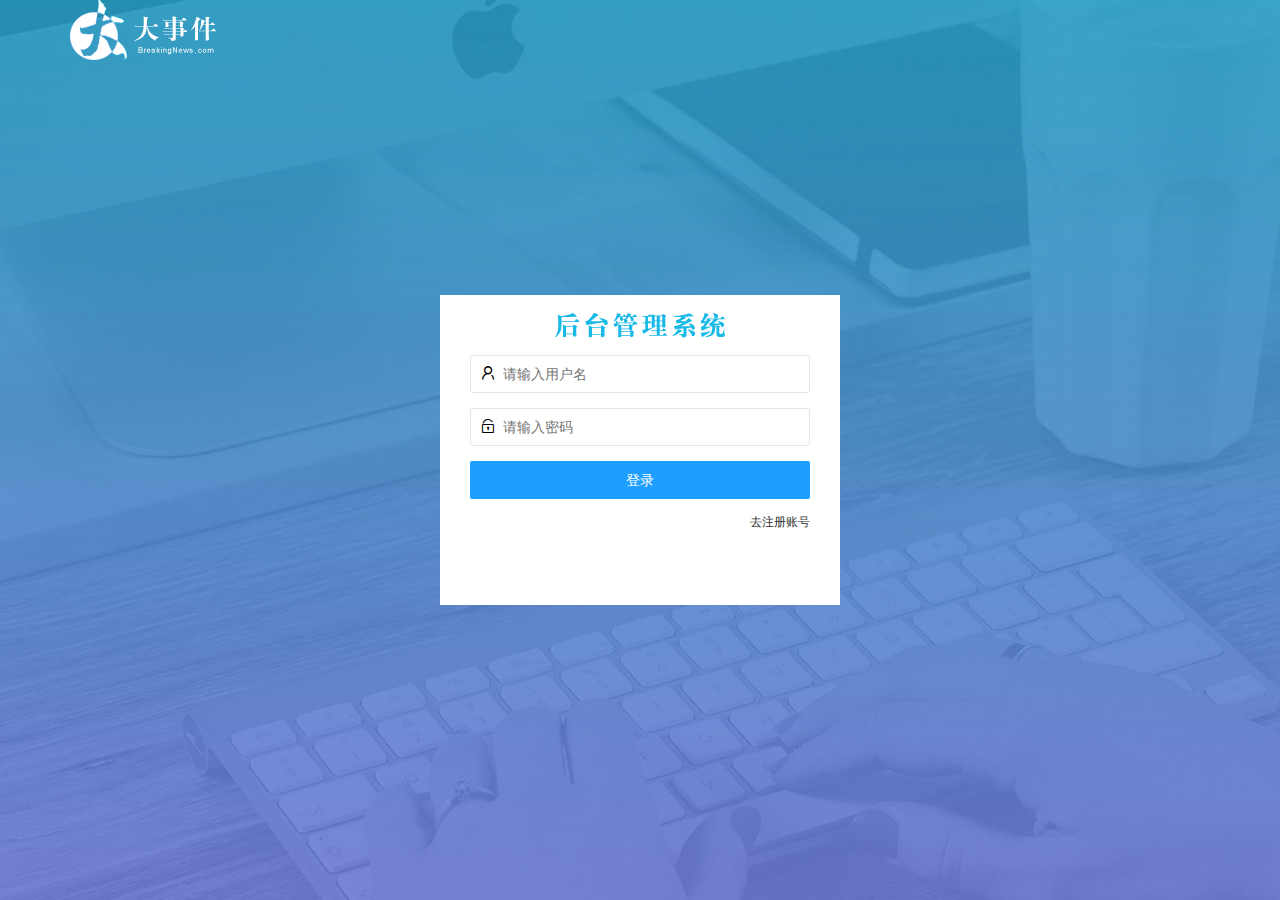
<file: login.html>
<!DOCTYPE html>
<html lang="en">

<head>
    <meta charset="UTF-8">
    <meta name="viewport" content="width=device-width, initial-scale=1.0">
    <title>大事件-登录/注册</title>
    <!-- 导入layui样式 -->
    <link rel="stylesheet" href="./assets/lib/layui/css/layui.css">
    <!-- 导入自己的样式 -->
    <link rel="stylesheet" href="./assets/css/login.css">
</head>

<body>
    <!-- 头部logo区域 -->
    <div class="layui-main">
        <img src="./assets/images/logo.png" alt="">
    </div>

    <!-- 登录注册区域 -->
    <div class="loginAndRegBox">
        <div class="title-box"></div>

        <!-- 登录的div -->
        <div class="login-box">
            <!-- 登录的表单 -->
            <form class="layui-form" id="form_login">
                <!-- 用户名 -->
                <div class="layui-form-item">
                    <i class="layui-icon layui-icon-username"></i> 
                    <input type="text" name="username" required lay-verify="required" placeholder="请输入用户名"
                        autocomplete="off" class="layui-input">
                </div>
                <!-- 密码 -->
                <div class="layui-form-item">
                    <i class="layui-icon layui-icon-password"></i> 
                    <input type="password" name="password" required lay-verify="required|pwd" placeholder="请输入密码"
                        autocomplete="off" class="layui-input">
                </div>
                <!-- 登录按钮 -->
                <div class="layui-form-item">
                    <!--注意表单提交按钮和普通按钮的区别,就是 lay-submit 属性-->
                    <button class="layui-btn layui-btn-fluid layui-btn-normal" lay-submit>登录</button>
                </div>

                <div class="layui-form-item links">
                    <a href="javascript:;" id="link_reg">去注册账号</a>
                </div>
            </form>
        </div>
        <!-- 注册的div -->
        <div class="reg-box">
            <!-- 注册的表单 -->
            <form class="layui-form" id="form_reg">
                <!-- 用户名 -->
                <div class="layui-form-item">
                    <i class="layui-icon layui-icon-username"></i> 
                    <input type="text" name="username" required lay-verify="required" placeholder="请输入用户名"
                        autocomplete="off" class="layui-input">
                </div>
                <!-- 密码 -->
                <div class="layui-form-item">
                    <i class="layui-icon layui-icon-password"></i> 
                    <input type="password" name="password" required lay-verify="required|pwd" placeholder="请输入密码"
                        autocomplete="off" class="layui-input">
                </div>
                <!-- 密码确认框 -->
                <div class="layui-form-item">
                    <i class="layui-icon layui-icon-password"></i> 
                    <input type="password" name="repassword" required lay-verify="required|pwd|repwd" placeholder="请再次输入密码"
                        autocomplete="off" class="layui-input">
                <!-- 注册按钮 -->
                <div class="layui-form-item">
                    <!--注意表单提交按钮和普通按钮的区别,就是 lay-submit 属性-->
                    <button class="layui-btn layui-btn-fluid layui-btn-normal" lay-submit>注册</button>
                </div>
                <div class="layui-form-item links">
                    <a href="javascript:;" id="link_login">去登录</a>
                </div>
            </form>

            
        </div>

    </div>

    <!-- 导入layui的js文件 -->
    <script src="./assets/lib/layui/layui.all.js"></script>
    <!-- 导入jquery -->
    <script src="./assets/lib/jquery.js"></script>
    <!-- 导入自己封装的js -->
    <script src="./assets/js/baseApi.js"></script>
    <!-- 导入自己的javascipt脚本 -->
    <script src="./assets/js/login.js"></script>
</body>

</html>
</file>
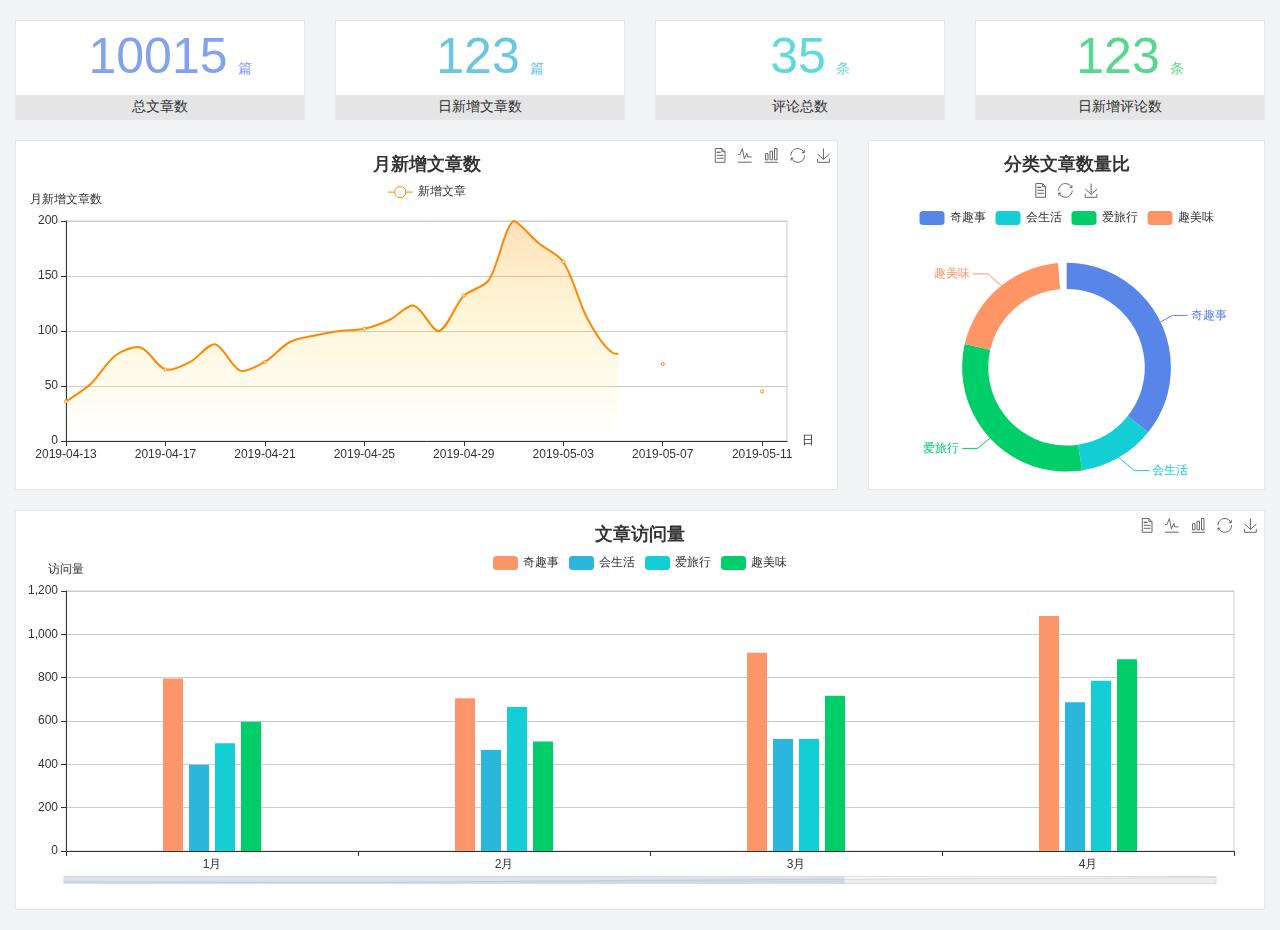
<file: home/dashboard.html>
<!DOCTYPE html>
<html lang="en">

<head>
  <meta charset="UTF-8">
  <meta name="viewport" content="width=device-width, initial-scale=1.0">
  <meta http-equiv="X-UA-Compatible" content="ie=edge">
  <title>图表统计</title>
  <link rel="stylesheet" href="../assets/lib/bootstrap.css" />
  <link rel="stylesheet" href="../assets/lib/main.css" />
  <script src="../assets/lib/jquery.js"></script>
  <script type="text/javascript" src="../assets/lib/echarts.min.js"></script>
</head>

<body>
  <div class="container-fluid">
    <div class="row spannel_list">
      <div class="col-sm-3 col-xs-6">
        <div class="spannel">
          <em>10015</em><span>篇</span>
          <b>总文章数</b>
        </div>
      </div>
      <div class="col-sm-3 col-xs-6">
        <div class="spannel scolor01">
          <em>123</em><span>篇</span>
          <b>日新增文章数</b>
        </div>
      </div>
      <div class="col-sm-3 col-xs-6">
        <div class="spannel scolor02">
          <em>35</em><span>条</span>
          <b>评论总数</b>
        </div>
      </div>
      <div class="col-sm-3 col-xs-6">
        <div class="spannel scolor03">
          <em>123</em><span>条</span>
          <b>日新增评论数</b>
        </div>
      </div>
    </div>
  </div>

  <div class="container-fluid">
    <div class="row curve-pie">
      <div class="col-lg-8 col-md-8">
        <div class="gragh_pannel" id="curve_show"></div>
      </div>
      <div class="col-lg-4 col-md-4">
        <div class="gragh_pannel" id="pie_show"></div>
      </div>
    </div>
  </div>

  <div class="container-fluid">
    <div class="column_pannel" id="column_show"></div>
  </div>

  <script>
    var oChart = echarts.init(document.getElementById('curve_show'));
    var aList_all = [
      { 'count': 36, 'date': '2019-04-13' },
      { 'count': 52, 'date': '2019-04-14' },
      { 'count': 78, 'date': '2019-04-15' },
      { 'count': 85, 'date': '2019-04-16' },
      { 'count': 65, 'date': '2019-04-17' },
      { 'count': 72, 'date': '2019-04-18' },
      { 'count': 88, 'date': '2019-04-19' },
      { 'count': 64, 'date': '2019-04-20' },
      { 'count': 72, 'date': '2019-04-21' },
      { 'count': 90, 'date': '2019-04-22' },
      { 'count': 96, 'date': '2019-04-23' },
      { 'count': 100, 'date': '2019-04-24' },
      { 'count': 102, 'date': '2019-04-25' },
      { 'count': 110, 'date': '2019-04-26' },
      { 'count': 123, 'date': '2019-04-27' },
      { 'count': 100, 'date': '2019-04-28' },
      { 'count': 132, 'date': '2019-04-29' },
      { 'count': 146, 'date': '2019-04-30' },
      { 'count': 200, 'date': '2019-05-01' },
      { 'count': 180, 'date': '2019-05-02' },
      { 'count': 163, 'date': '2019-05-03' },
      { 'count': 110, 'date': '2019-05-04' },
      { 'count': 80, 'date': '2019-05-05' },
      { 'count': 82, 'date': '2019-05-06' },
      { 'count': 70, 'date': '2019-05-07' },
      { 'count': 65, 'date': '2019-05-08' },
      { 'count': 54, 'date': '2019-05-09' },
      { 'count': 40, 'date': '2019-05-10' },
      { 'count': 45, 'date': '2019-05-11' },
      { 'count': 38, 'date': '2019-05-12' },
    ];

    let aCount = [];
    let aDate = [];

    for (var i = 0; i < aList_all.length; i++) {
      aCount.push(aList_all[i].count);
      aDate.push(aList_all[i].date);
    }

    var chartopt = {
      title: {
        text: '月新增文章数',
        left: 'center',
        top: '10'
      },
      tooltip: {
        trigger: 'axis'
      },
      legend: {
        data: ['新增文章'],
        top: '40'
      },
      toolbox: {
        show: true,
        feature: {
          mark: { show: true },
          dataView: { show: true, readOnly: false },
          magicType: { show: true, type: ['line', 'bar'] },
          restore: { show: true },
          saveAsImage: { show: true }
        }
      },
      calculable: true,
      xAxis: [
        {
          name: '日',
          type: 'category',
          boundaryGap: false,
          data: aDate
        }
      ],
      yAxis: [
        {
          name: '月新增文章数',
          type: 'value'
        }
      ],
      series: [
        {
          name: '新增文章',
          type: 'line',
          smooth: true,
          itemStyle: { normal: { areaStyle: { type: 'default' }, color: '#f80' }, lineStyle: { color: '#f80' } },
          data: aCount
        }],
      areaStyle: {
        normal: {
          color: new echarts.graphic.LinearGradient(0, 0, 0, 1, [{
            offset: 0,
            color: 'rgba(255,136,0,0.39)'
          }, {
            offset: .34,
            color: 'rgba(255,180,0,0.25)'
          }, {
            offset: 1,
            color: 'rgba(255,222,0,0.00)'
          }])

        }
      },
      grid: {
        show: true,
        x: 50,
        x2: 50,
        y: 80,
        height: 220
      }
    };

    oChart.setOption(chartopt);


    var oPie = echarts.init(document.getElementById('pie_show'));
    var oPieopt =
    {
      title: {
        top: 10,
        text: '分类文章数量比',
        x: 'center'
      },
      tooltip: {
        trigger: 'item',
        formatter: "{a} <br/>{b} : {c} ({d}%)"
      },
      color: ['#5885e8', '#13cfd5', '#00ce68', '#ff9565'],
      legend: {
        x: 'center',
        top: 65,
        data: ['奇趣事', '会生活', '爱旅行', '趣美味']
      },
      toolbox: {
        show: true,
        x: 'center',
        top: 35,
        feature: {
          mark: { show: true },
          dataView: { show: true, readOnly: false },
          magicType: {
            show: true,
            type: ['pie', 'funnel'],
            option: {
              funnel: {
                x: '25%',
                width: '50%',
                funnelAlign: 'left',
                max: 1548
              }
            }
          },
          restore: { show: true },
          saveAsImage: { show: true }
        }
      },
      calculable: true,
      series: [
        {
          name: '访问来源',
          type: 'pie',
          radius: ['45%', '60%'],
          center: ['50%', '65%'],
          data: [
            { value: 300, name: '奇趣事' },
            { value: 100, name: '会生活' },
            { value: 260, name: '爱旅行' },
            { value: 180, name: '趣美味' }
          ]
        }
      ]
    };
    oPie.setOption(oPieopt);



    var oColumn = this.echarts.init(document.getElementById('column_show'));
    var oColumnopt =
    {
      title: {
        text: '文章访问量',
        left: 'center',
        top: '10'
      },
      tooltip: {
        trigger: 'axis'
      },
      legend: {
        data: ['奇趣事', '会生活', '爱旅行', '趣美味'],
        top: '40'
      },
      toolbox: {
        show: true,
        feature: {
          mark: { show: true },
          dataView: { show: true, readOnly: false },
          magicType: { show: true, type: ['line', 'bar'] },
          restore: { show: true },
          saveAsImage: { show: true }
        }
      },
      calculable: true,
      xAxis: [
        {
          type: 'category',
          data: ['1月', '2月', '3月', '4月', '5月']
        }
      ],
      yAxis: [
        {
          name: '访问量',
          type: 'value'
        }
      ],
      series: [
        {
          name: '奇趣事',
          type: 'bar',
          barWidth: 20,
          itemStyle: {
            normal: { areaStyle: { type: 'default' }, color: '#fd956a' }
          },
          data: [800, 708, 920, 1090, 1200]
        },
        {
          name: '会生活',
          type: 'bar',
          barWidth: 20,
          itemStyle: {
            normal: { areaStyle: { type: 'default' }, color: '#2bb6db' }
          },
          data: [400, 468, 520, 690, 800]
        },
        {
          name: '爱旅行',
          type: 'bar',
          barWidth: 20,
          itemStyle: {
            normal: { areaStyle: { type: 'default' }, color: '#13cfd5' }
          },
          data: [500, 668, 520, 790, 900]
        },
        {
          name: '趣美味',
          type: 'bar',
          barWidth: 20,
          itemStyle: {
            normal: { areaStyle: { type: 'default' }, color: '#00ce68' }
          },
          data: [600, 508, 720, 890, 1000]
        }
      ],
      grid: {
        show: true,
        x: 50,
        x2: 30,
        y: 80,
        height: 260
      },
      dataZoom: [//给x轴设置滚动条
        {
          start: 0,//默认为0
          end: 100 - 1000 / 31,//默认为100
          type: 'slider',
          show: true,
          xAxisIndex: [0],
          handleSize: 0,//滑动条的 左右2个滑动条的大小
          height: 8,//组件高度
          left: 45, //左边的距离
          right: 50,//右边的距离
          bottom: 26,//右边的距离
          handleColor: '#ddd',//h滑动图标的颜色
          handleStyle: {
            borderColor: "#cacaca",
            borderWidth: "1",
            shadowBlur: 2,
            background: "#ddd",
            shadowColor: "#ddd",
          }
        }]
    };
    oColumn.setOption(oColumnopt);
  </script>
</body>

</html>
</file>
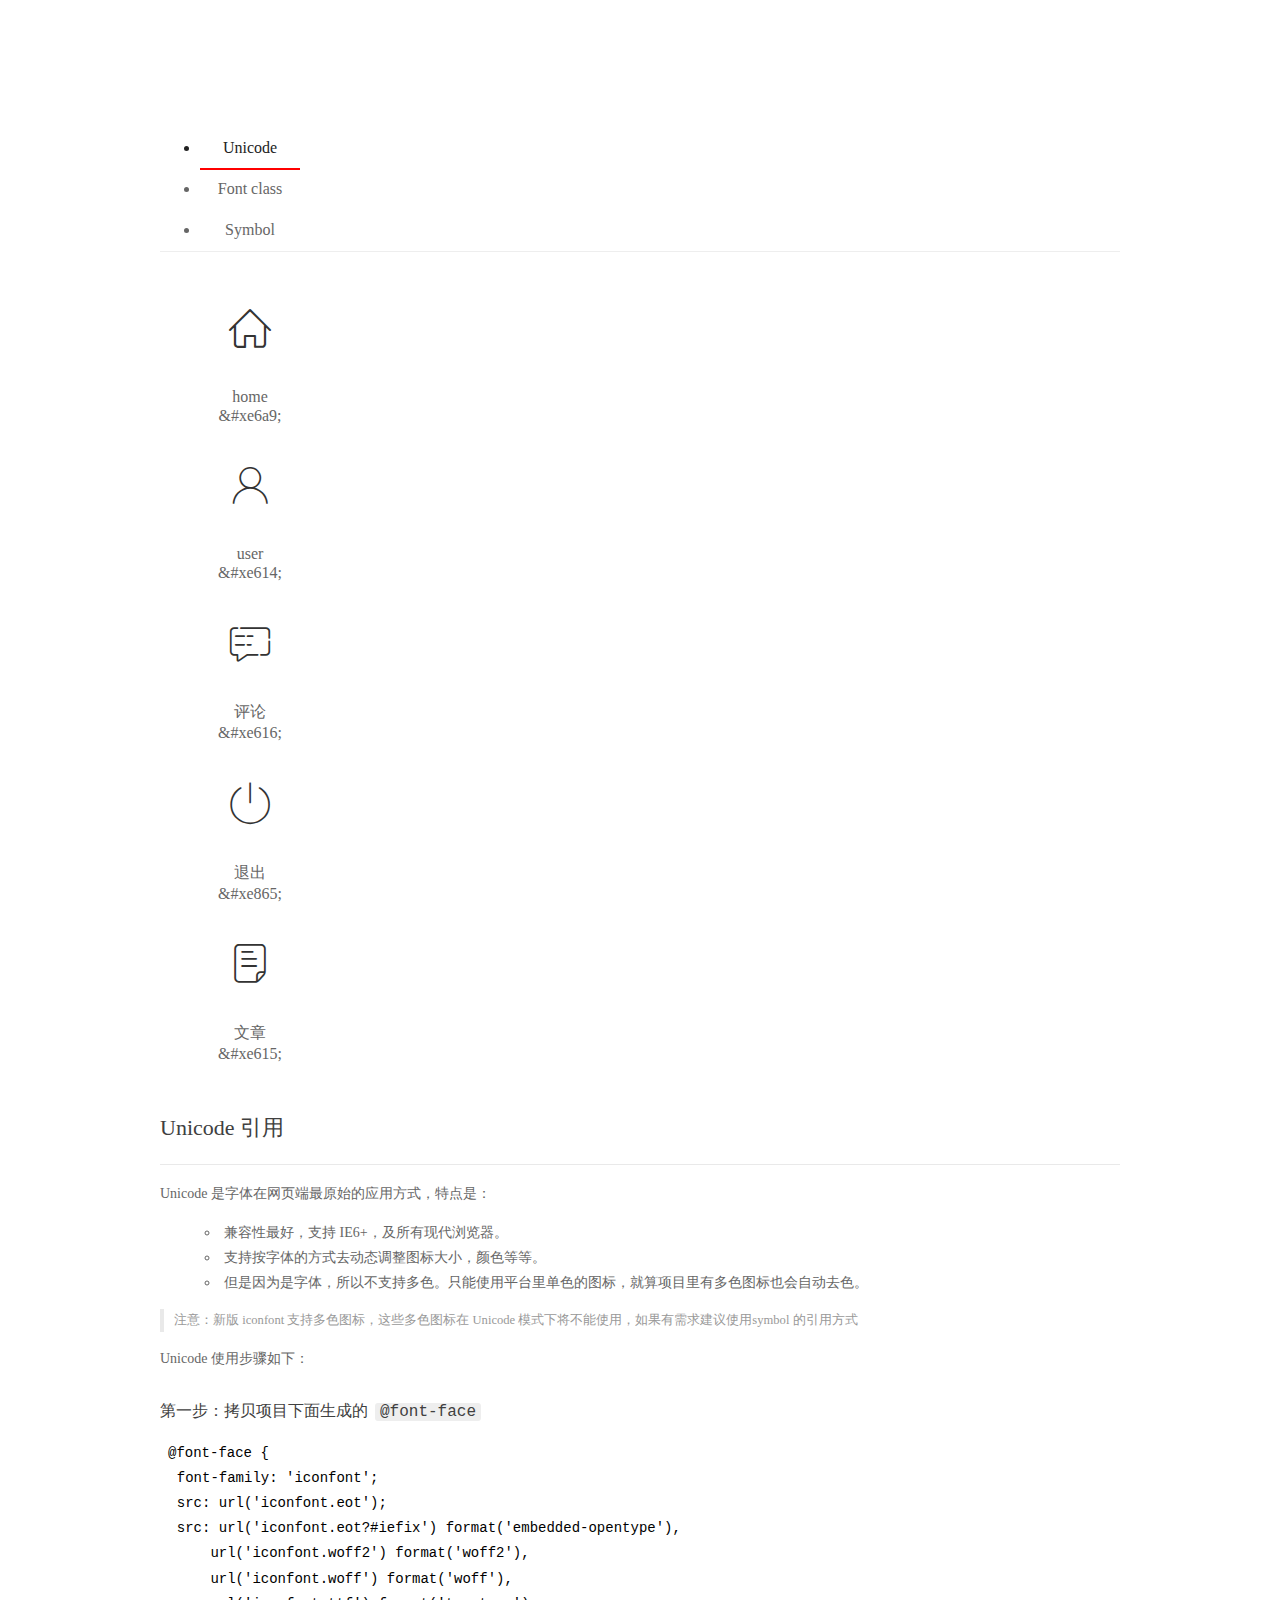
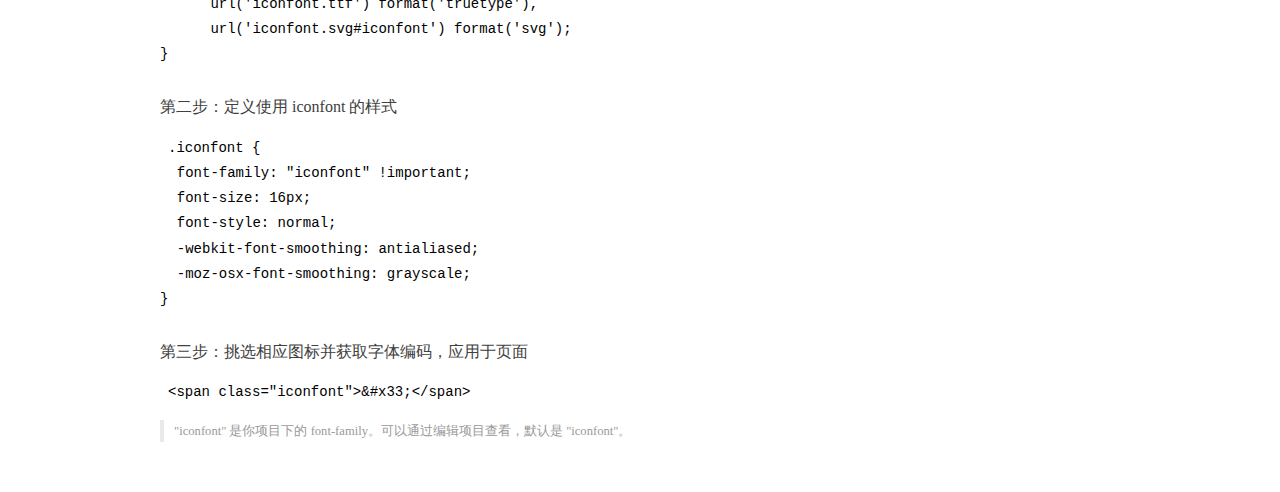
<file: assets/fonts/demo_index.html>
<!DOCTYPE html>
<html>
<head>
  <meta charset="utf-8"/>
  <title>IconFont Demo</title>
  <link rel="shortcut icon" href="https://gtms04.alicdn.com/tps/i4/TB1_oz6GVXXXXaFXpXXJDFnIXXX-64-64.ico" type="image/x-icon"/>
  <link rel="stylesheet" href="https://g.alicdn.com/thx/cube/1.3.2/cube.min.css">
  <link rel="stylesheet" href="demo.css">
  <link rel="stylesheet" href="iconfont.css">
  <script src="iconfont.js"></script>
  <!-- jQuery -->
  <script src="https://a1.alicdn.com/oss/uploads/2018/12/26/7bfddb60-08e8-11e9-9b04-53e73bb6408b.js"></script>
  <!-- 代码高亮 -->
  <script src="https://a1.alicdn.com/oss/uploads/2018/12/26/a3f714d0-08e6-11e9-8a15-ebf944d7534c.js"></script>
</head>
<body>
  <div class="main">
    <h1 class="logo"><a href="https://www.iconfont.cn/" title="iconfont 首页" target="_blank">&#xe86b;</a></h1>
    <div class="nav-tabs">
      <ul id="tabs" class="dib-box">
        <li class="dib active"><span>Unicode</span></li>
        <li class="dib"><span>Font class</span></li>
        <li class="dib"><span>Symbol</span></li>
      </ul>
      
    </div>
    <div class="tab-container">
      <div class="content unicode" style="display: block;">
          <ul class="icon_lists dib-box">
          
            <li class="dib">
              <span class="icon iconfont">&#xe6a9;</span>
                <div class="name">home</div>
                <div class="code-name">&amp;#xe6a9;</div>
              </li>
          
            <li class="dib">
              <span class="icon iconfont">&#xe614;</span>
                <div class="name">user</div>
                <div class="code-name">&amp;#xe614;</div>
              </li>
          
            <li class="dib">
              <span class="icon iconfont">&#xe616;</span>
                <div class="name">评论</div>
                <div class="code-name">&amp;#xe616;</div>
              </li>
          
            <li class="dib">
              <span class="icon iconfont">&#xe865;</span>
                <div class="name">退出</div>
                <div class="code-name">&amp;#xe865;</div>
              </li>
          
            <li class="dib">
              <span class="icon iconfont">&#xe615;</span>
                <div class="name">文章</div>
                <div class="code-name">&amp;#xe615;</div>
              </li>
          
          </ul>
          <div class="article markdown">
          <h2 id="unicode-">Unicode 引用</h2>
          <hr>

          <p>Unicode 是字体在网页端最原始的应用方式，特点是：</p>
          <ul>
            <li>兼容性最好，支持 IE6+，及所有现代浏览器。</li>
            <li>支持按字体的方式去动态调整图标大小，颜色等等。</li>
            <li>但是因为是字体，所以不支持多色。只能使用平台里单色的图标，就算项目里有多色图标也会自动去色。</li>
          </ul>
          <blockquote>
            <p>注意：新版 iconfont 支持多色图标，这些多色图标在 Unicode 模式下将不能使用，如果有需求建议使用symbol 的引用方式</p>
          </blockquote>
          <p>Unicode 使用步骤如下：</p>
          <h3 id="-font-face">第一步：拷贝项目下面生成的 <code>@font-face</code></h3>
<pre><code class="language-css"
>@font-face {
  font-family: 'iconfont';
  src: url('iconfont.eot');
  src: url('iconfont.eot?#iefix') format('embedded-opentype'),
      url('iconfont.woff2') format('woff2'),
      url('iconfont.woff') format('woff'),
      url('iconfont.ttf') format('truetype'),
      url('iconfont.svg#iconfont') format('svg');
}
</code></pre>
          <h3 id="-iconfont-">第二步：定义使用 iconfont 的样式</h3>
<pre><code class="language-css"
>.iconfont {
  font-family: "iconfont" !important;
  font-size: 16px;
  font-style: normal;
  -webkit-font-smoothing: antialiased;
  -moz-osx-font-smoothing: grayscale;
}
</code></pre>
          <h3 id="-">第三步：挑选相应图标并获取字体编码，应用于页面</h3>
<pre>
<code class="language-html"
>&lt;span class="iconfont"&gt;&amp;#x33;&lt;/span&gt;
</code></pre>
          <blockquote>
            <p>"iconfont" 是你项目下的 font-family。可以通过编辑项目查看，默认是 "iconfont"。</p>
          </blockquote>
          </div>
      </div>
      <div class="content font-class">
        <ul class="icon_lists dib-box">
          
          <li class="dib">
            <span class="icon iconfont icon-home"></span>
            <div class="name">
              home
            </div>
            <div class="code-name">.icon-home
            </div>
          </li>
          
          <li class="dib">
            <span class="icon iconfont icon-user"></span>
            <div class="name">
              user
            </div>
            <div class="code-name">.icon-user
            </div>
          </li>
          
          <li class="dib">
            <span class="icon iconfont icon-pinglun"></span>
            <div class="name">
              评论
            </div>
            <div class="code-name">.icon-pinglun
            </div>
          </li>
          
          <li class="dib">
            <span class="icon iconfont icon-tuichu"></span>
            <div class="name">
              退出
            </div>
            <div class="code-name">.icon-tuichu
            </div>
          </li>
          
          <li class="dib">
            <span class="icon iconfont icon-16"></span>
            <div class="name">
              文章
            </div>
            <div class="code-name">.icon-16
            </div>
          </li>
          
        </ul>
        <div class="article markdown">
        <h2 id="font-class-">font-class 引用</h2>
        <hr>

        <p>font-class 是 Unicode 使用方式的一种变种，主要是解决 Unicode 书写不直观，语意不明确的问题。</p>
        <p>与 Unicode 使用方式相比，具有如下特点：</p>
        <ul>
          <li>兼容性良好，支持 IE8+，及所有现代浏览器。</li>
          <li>相比于 Unicode 语意明确，书写更直观。可以很容易分辨这个 icon 是什么。</li>
          <li>因为使用 class 来定义图标，所以当要替换图标时，只需要修改 class 里面的 Unicode 引用。</li>
          <li>不过因为本质上还是使用的字体，所以多色图标还是不支持的。</li>
        </ul>
        <p>使用步骤如下：</p>
        <h3 id="-fontclass-">第一步：引入项目下面生成的 fontclass 代码：</h3>
<pre><code class="language-html">&lt;link rel="stylesheet" href="./iconfont.css"&gt;
</code></pre>
        <h3 id="-">第二步：挑选相应图标并获取类名，应用于页面：</h3>
<pre><code class="language-html">&lt;span class="iconfont icon-xxx"&gt;&lt;/span&gt;
</code></pre>
        <blockquote>
          <p>"
            iconfont" 是你项目下的 font-family。可以通过编辑项目查看，默认是 "iconfont"。</p>
        </blockquote>
      </div>
      </div>
      <div class="content symbol">
          <ul class="icon_lists dib-box">
          
            <li class="dib">
                <svg class="icon svg-icon" aria-hidden="true">
                  <use xlink:href="#icon-home"></use>
                </svg>
                <div class="name">home</div>
                <div class="code-name">#icon-home</div>
            </li>
          
            <li class="dib">
                <svg class="icon svg-icon" aria-hidden="true">
                  <use xlink:href="#icon-user"></use>
                </svg>
                <div class="name">user</div>
                <div class="code-name">#icon-user</div>
            </li>
          
            <li class="dib">
                <svg class="icon svg-icon" aria-hidden="true">
                  <use xlink:href="#icon-pinglun"></use>
                </svg>
                <div class="name">评论</div>
                <div class="code-name">#icon-pinglun</div>
            </li>
          
            <li class="dib">
                <svg class="icon svg-icon" aria-hidden="true">
                  <use xlink:href="#icon-tuichu"></use>
                </svg>
                <div class="name">退出</div>
                <div class="code-name">#icon-tuichu</div>
            </li>
          
            <li class="dib">
                <svg class="icon svg-icon" aria-hidden="true">
                  <use xlink:href="#icon-16"></use>
                </svg>
                <div class="name">文章</div>
                <div class="code-name">#icon-16</div>
            </li>
          
          </ul>
          <div class="article markdown">
          <h2 id="symbol-">Symbol 引用</h2>
          <hr>

          <p>这是一种全新的使用方式，应该说这才是未来的主流，也是平台目前推荐的用法。相关介绍可以参考这篇<a href="">文章</a>
            这种用法其实是做了一个 SVG 的集合，与另外两种相比具有如下特点：</p>
          <ul>
            <li>支持多色图标了，不再受单色限制。</li>
            <li>通过一些技巧，支持像字体那样，通过 <code>font-size</code>, <code>color</code> 来调整样式。</li>
            <li>兼容性较差，支持 IE9+，及现代浏览器。</li>
            <li>浏览器渲染 SVG 的性能一般，还不如 png。</li>
          </ul>
          <p>使用步骤如下：</p>
          <h3 id="-symbol-">第一步：引入项目下面生成的 symbol 代码：</h3>
<pre><code class="language-html">&lt;script src="./iconfont.js"&gt;&lt;/script&gt;
</code></pre>
          <h3 id="-css-">第二步：加入通用 CSS 代码（引入一次就行）：</h3>
<pre><code class="language-html">&lt;style&gt;
.icon {
  width: 1em;
  height: 1em;
  vertical-align: -0.15em;
  fill: currentColor;
  overflow: hidden;
}
&lt;/style&gt;
</code></pre>
          <h3 id="-">第三步：挑选相应图标并获取类名，应用于页面：</h3>
<pre><code class="language-html">&lt;svg class="icon" aria-hidden="true"&gt;
  &lt;use xlink:href="#icon-xxx"&gt;&lt;/use&gt;
&lt;/svg&gt;
</code></pre>
          </div>
      </div>

    </div>
  </div>
  <script>
  $(document).ready(function () {
      $('.tab-container .content:first').show()

      $('#tabs li').click(function (e) {
        var tabContent = $('.tab-container .content')
        var index = $(this).index()

        if ($(this).hasClass('active')) {
          return
        } else {
          $('#tabs li').removeClass('active')
          $(this).addClass('active')

          tabContent.hide().eq(index).fadeIn()
        }
      })
    })
  </script>
</body>
</html>
</file>
<file: assets/lib/layui/css/layui.css>
/** layui-v2.5.5 MIT License By https://www.layui.com */
 .layui-inline,img{display:inline-block;vertical-align:middle}h1,h2,h3,h4,h5,h6{font-weight:400}.layui-edge,.layui-header,.layui-inline,.layui-main{position:relative}.layui-body,.layui-edge,.layui-elip{overflow:hidden}.layui-btn,.layui-edge,.layui-inline,img{vertical-align:middle}.layui-btn,.layui-disabled,.layui-icon,.layui-unselect{-moz-user-select:none;-webkit-user-select:none;-ms-user-select:none}.layui-elip,.layui-form-checkbox span,.layui-form-pane .layui-form-label{text-overflow:ellipsis;white-space:nowrap}.layui-breadcrumb,.layui-tree-btnGroup{visibility:hidden}blockquote,body,button,dd,div,dl,dt,form,h1,h2,h3,h4,h5,h6,input,li,ol,p,pre,td,textarea,th,ul{margin:0;padding:0;-webkit-tap-highlight-color:rgba(0,0,0,0)}a:active,a:hover{outline:0}img{border:none}li{list-style:none}table{border-collapse:collapse;border-spacing:0}h4,h5,h6{font-size:100%}button,input,optgroup,option,select,textarea{font-family:inherit;font-size:inherit;font-style:inherit;font-weight:inherit;outline:0}pre{white-space:pre-wrap;white-space:-moz-pre-wrap;white-space:-pre-wrap;white-space:-o-pre-wrap;word-wrap:break-word}body{line-height:24px;font:14px Helvetica Neue,Helvetica,PingFang SC,Tahoma,Arial,sans-serif}hr{height:1px;margin:10px 0;border:0;clear:both}a{color:#333;text-decoration:none}a:hover{color:#777}a cite{font-style:normal;*cursor:pointer}.layui-border-box,.layui-border-box *{box-sizing:border-box}.layui-box,.layui-box *{box-sizing:content-box}.layui-clear{clear:both;*zoom:1}.layui-clear:after{content:'\20';clear:both;*zoom:1;display:block;height:0}.layui-inline{*display:inline;*zoom:1}.layui-edge{display:inline-block;width:0;height:0;border-width:6px;border-style:dashed;border-color:transparent}.layui-edge-top{top:-4px;border-bottom-color:#999;border-bottom-style:solid}.layui-edge-right{border-left-color:#999;border-left-style:solid}.layui-edge-bottom{top:2px;border-top-color:#999;border-top-style:solid}.layui-edge-left{border-right-color:#999;border-right-style:solid}.layui-disabled,.layui-disabled:hover{color:#d2d2d2!important;cursor:not-allowed!important}.layui-circle{border-radius:100%}.layui-show{display:block!important}.layui-hide{display:none!important}@font-face{font-family:layui-icon;src:url(../font/iconfont.eot?v=250);src:url(../font/iconfont.eot?v=250#iefix) format('embedded-opentype'),url(../font/iconfont.woff2?v=250) format('woff2'),url(../font/iconfont.woff?v=250) format('woff'),url(../font/iconfont.ttf?v=250) format('truetype'),url(../font/iconfont.svg?v=250#layui-icon) format('svg')}.layui-icon{font-family:layui-icon!important;font-size:16px;font-style:normal;-webkit-font-smoothing:antialiased;-moz-osx-font-smoothing:grayscale}.layui-icon-reply-fill:before{content:"\e611"}.layui-icon-set-fill:before{content:"\e614"}.layui-icon-menu-fill:before{content:"\e60f"}.layui-icon-search:before{content:"\e615"}.layui-icon-share:before{content:"\e641"}.layui-icon-set-sm:before{content:"\e620"}.layui-icon-engine:before{content:"\e628"}.layui-icon-close:before{content:"\1006"}.layui-icon-close-fill:before{content:"\1007"}.layui-icon-chart-screen:before{content:"\e629"}.layui-icon-star:before{content:"\e600"}.layui-icon-circle-dot:before{content:"\e617"}.layui-icon-chat:before{content:"\e606"}.layui-icon-release:before{content:"\e609"}.layui-icon-list:before{content:"\e60a"}.layui-icon-chart:before{content:"\e62c"}.layui-icon-ok-circle:before{content:"\1005"}.layui-icon-layim-theme:before{content:"\e61b"}.layui-icon-table:before{content:"\e62d"}.layui-icon-right:before{content:"\e602"}.layui-icon-left:before{content:"\e603"}.layui-icon-cart-simple:before{content:"\e698"}.layui-icon-face-cry:before{content:"\e69c"}.layui-icon-face-smile:before{content:"\e6af"}.layui-icon-survey:before{content:"\e6b2"}.layui-icon-tree:before{content:"\e62e"}.layui-icon-upload-circle:before{content:"\e62f"}.layui-icon-add-circle:before{content:"\e61f"}.layui-icon-download-circle:before{content:"\e601"}.layui-icon-templeate-1:before{content:"\e630"}.layui-icon-util:before{content:"\e631"}.layui-icon-face-surprised:before{content:"\e664"}.layui-icon-edit:before{content:"\e642"}.layui-icon-speaker:before{content:"\e645"}.layui-icon-down:before{content:"\e61a"}.layui-icon-file:before{content:"\e621"}.layui-icon-layouts:before{content:"\e632"}.layui-icon-rate-half:before{content:"\e6c9"}.layui-icon-add-circle-fine:before{content:"\e608"}.layui-icon-prev-circle:before{content:"\e633"}.layui-icon-read:before{content:"\e705"}.layui-icon-404:before{content:"\e61c"}.layui-icon-carousel:before{content:"\e634"}.layui-icon-help:before{content:"\e607"}.layui-icon-code-circle:before{content:"\e635"}.layui-icon-water:before{content:"\e636"}.layui-icon-username:before{content:"\e66f"}.layui-icon-find-fill:before{content:"\e670"}.layui-icon-about:before{content:"\e60b"}.layui-icon-location:before{content:"\e715"}.layui-icon-up:before{content:"\e619"}.layui-icon-pause:before{content:"\e651"}.layui-icon-date:before{content:"\e637"}.layui-icon-layim-uploadfile:before{content:"\e61d"}.layui-icon-delete:before{content:"\e640"}.layui-icon-play:before{content:"\e652"}.layui-icon-top:before{content:"\e604"}.layui-icon-friends:before{content:"\e612"}.layui-icon-refresh-3:before{content:"\e9aa"}.layui-icon-ok:before{content:"\e605"}.layui-icon-layer:before{content:"\e638"}.layui-icon-face-smile-fine:before{content:"\e60c"}.layui-icon-dollar:before{content:"\e659"}.layui-icon-group:before{content:"\e613"}.layui-icon-layim-download:before{content:"\e61e"}.layui-icon-picture-fine:before{content:"\e60d"}.layui-icon-link:before{content:"\e64c"}.layui-icon-diamond:before{content:"\e735"}.layui-icon-log:before{content:"\e60e"}.layui-icon-rate-solid:before{content:"\e67a"}.layui-icon-fonts-del:before{content:"\e64f"}.layui-icon-unlink:before{content:"\e64d"}.layui-icon-fonts-clear:before{content:"\e639"}.layui-icon-triangle-r:before{content:"\e623"}.layui-icon-circle:before{content:"\e63f"}.layui-icon-radio:before{content:"\e643"}.layui-icon-align-center:before{content:"\e647"}.layui-icon-align-right:before{content:"\e648"}.layui-icon-align-left:before{content:"\e649"}.layui-icon-loading-1:before{content:"\e63e"}.layui-icon-return:before{content:"\e65c"}.layui-icon-fonts-strong:before{content:"\e62b"}.layui-icon-upload:before{content:"\e67c"}.layui-icon-dialogue:before{content:"\e63a"}.layui-icon-video:before{content:"\e6ed"}.layui-icon-headset:before{content:"\e6fc"}.layui-icon-cellphone-fine:before{content:"\e63b"}.layui-icon-add-1:before{content:"\e654"}.layui-icon-face-smile-b:before{content:"\e650"}.layui-icon-fonts-html:before{content:"\e64b"}.layui-icon-form:before{content:"\e63c"}.layui-icon-cart:before{content:"\e657"}.layui-icon-camera-fill:before{content:"\e65d"}.layui-icon-tabs:before{content:"\e62a"}.layui-icon-fonts-code:before{content:"\e64e"}.layui-icon-fire:before{content:"\e756"}.layui-icon-set:before{content:"\e716"}.layui-icon-fonts-u:before{content:"\e646"}.layui-icon-triangle-d:before{content:"\e625"}.layui-icon-tips:before{content:"\e702"}.layui-icon-picture:before{content:"\e64a"}.layui-icon-more-vertical:before{content:"\e671"}.layui-icon-flag:before{content:"\e66c"}.layui-icon-loading:before{content:"\e63d"}.layui-icon-fonts-i:before{content:"\e644"}.layui-icon-refresh-1:before{content:"\e666"}.layui-icon-rmb:before{content:"\e65e"}.layui-icon-home:before{content:"\e68e"}.layui-icon-user:before{content:"\e770"}.layui-icon-notice:before{content:"\e667"}.layui-icon-login-weibo:before{content:"\e675"}.layui-icon-voice:before{content:"\e688"}.layui-icon-upload-drag:before{content:"\e681"}.layui-icon-login-qq:before{content:"\e676"}.layui-icon-snowflake:before{content:"\e6b1"}.layui-icon-file-b:before{content:"\e655"}.layui-icon-template:before{content:"\e663"}.layui-icon-auz:before{content:"\e672"}.layui-icon-console:before{content:"\e665"}.layui-icon-app:before{content:"\e653"}.layui-icon-prev:before{content:"\e65a"}.layui-icon-website:before{content:"\e7ae"}.layui-icon-next:before{content:"\e65b"}.layui-icon-component:before{content:"\e857"}.layui-icon-more:before{content:"\e65f"}.layui-icon-login-wechat:before{content:"\e677"}.layui-icon-shrink-right:before{content:"\e668"}.layui-icon-spread-left:before{content:"\e66b"}.layui-icon-camera:before{content:"\e660"}.layui-icon-note:before{content:"\e66e"}.layui-icon-refresh:before{content:"\e669"}.layui-icon-female:before{content:"\e661"}.layui-icon-male:before{content:"\e662"}.layui-icon-password:before{content:"\e673"}.layui-icon-senior:before{content:"\e674"}.layui-icon-theme:before{content:"\e66a"}.layui-icon-tread:before{content:"\e6c5"}.layui-icon-praise:before{content:"\e6c6"}.layui-icon-star-fill:before{content:"\e658"}.layui-icon-rate:before{content:"\e67b"}.layui-icon-template-1:before{content:"\e656"}.layui-icon-vercode:before{content:"\e679"}.layui-icon-cellphone:before{content:"\e678"}.layui-icon-screen-full:before{content:"\e622"}.layui-icon-screen-restore:before{content:"\e758"}.layui-icon-cols:before{content:"\e610"}.layui-icon-export:before{content:"\e67d"}.layui-icon-print:before{content:"\e66d"}.layui-icon-slider:before{content:"\e714"}.layui-icon-addition:before{content:"\e624"}.layui-icon-subtraction:before{content:"\e67e"}.layui-icon-service:before{content:"\e626"}.layui-icon-transfer:before{content:"\e691"}.layui-main{width:1140px;margin:0 auto}.layui-header{z-index:1000;height:60px}.layui-header a:hover{transition:all .5s;-webkit-transition:all .5s}.layui-side{position:fixed;left:0;top:0;bottom:0;z-index:999;width:200px;overflow-x:hidden}.layui-side-scroll{position:relative;width:220px;height:100%;overflow-x:hidden}.layui-body{position:absolute;left:200px;right:0;top:0;bottom:0;z-index:998;width:auto;overflow-y:auto;box-sizing:border-box}.layui-layout-body{overflow:hidden}.layui-layout-admin .layui-header{background-color:#23262E}.layui-layout-admin .layui-side{top:60px;width:200px;overflow-x:hidden}.layui-layout-admin .layui-body{position:fixed;top:60px;bottom:44px}.layui-layout-admin .layui-main{width:auto;margin:0 15px}.layui-layout-admin .layui-footer{position:fixed;left:200px;right:0;bottom:0;height:44px;line-height:44px;padding:0 15px;background-color:#eee}.layui-layout-admin .layui-logo{position:absolute;left:0;top:0;width:200px;height:100%;line-height:60px;text-align:center;color:#009688;font-size:16px}.layui-layout-admin .layui-header .layui-nav{background:0 0}.layui-layout-left{position:absolute!important;left:200px;top:0}.layui-layout-right{position:absolute!important;right:0;top:0}.layui-container{position:relative;margin:0 auto;padding:0 15px;box-sizing:border-box}.layui-fluid{position:relative;margin:0 auto;padding:0 15px}.layui-row:after,.layui-row:before{content:'';display:block;clear:both}.layui-col-lg1,.layui-col-lg10,.layui-col-lg11,.layui-col-lg12,.layui-col-lg2,.layui-col-lg3,.layui-col-lg4,.layui-col-lg5,.layui-col-lg6,.layui-col-lg7,.layui-col-lg8,.layui-col-lg9,.layui-col-md1,.layui-col-md10,.layui-col-md11,.layui-col-md12,.layui-col-md2,.layui-col-md3,.layui-col-md4,.layui-col-md5,.layui-col-md6,.layui-col-md7,.layui-col-md8,.layui-col-md9,.layui-col-sm1,.layui-col-sm10,.layui-col-sm11,.layui-col-sm12,.layui-col-sm2,.layui-col-sm3,.layui-col-sm4,.layui-col-sm5,.layui-col-sm6,.layui-col-sm7,.layui-col-sm8,.layui-col-sm9,.layui-col-xs1,.layui-col-xs10,.layui-col-xs11,.layui-col-xs12,.layui-col-xs2,.layui-col-xs3,.layui-col-xs4,.layui-col-xs5,.layui-col-xs6,.layui-col-xs7,.layui-col-xs8,.layui-col-xs9{position:relative;display:block;box-sizing:border-box}.layui-col-xs1,.layui-col-xs10,.layui-col-xs11,.layui-col-xs12,.layui-col-xs2,.layui-col-xs3,.layui-col-xs4,.layui-col-xs5,.layui-col-xs6,.layui-col-xs7,.layui-col-xs8,.layui-col-xs9{float:left}.layui-col-xs1{width:8.33333333%}.layui-col-xs2{width:16.66666667%}.layui-col-xs3{width:25%}.layui-col-xs4{width:33.33333333%}.layui-col-xs5{width:41.66666667%}.layui-col-xs6{width:50%}.layui-col-xs7{width:58.33333333%}.layui-col-xs8{width:66.66666667%}.layui-col-xs9{width:75%}.layui-col-xs10{width:83.33333333%}.layui-col-xs11{width:91.66666667%}.layui-col-xs12{width:100%}.layui-col-xs-offset1{margin-left:8.33333333%}.layui-col-xs-offset2{margin-left:16.66666667%}.layui-col-xs-offset3{margin-left:25%}.layui-col-xs-offset4{margin-left:33.33333333%}.layui-col-xs-offset5{margin-left:41.66666667%}.layui-col-xs-offset6{margin-left:50%}.layui-col-xs-offset7{margin-left:58.33333333%}.layui-col-xs-offset8{margin-left:66.66666667%}.layui-col-xs-offset9{margin-left:75%}.layui-col-xs-offset10{margin-left:83.33333333%}.layui-col-xs-offset11{margin-left:91.66666667%}.layui-col-xs-offset12{margin-left:100%}@media screen and (max-width:768px){.layui-hide-xs{display:none!important}.layui-show-xs-block{display:block!important}.layui-show-xs-inline{display:inline!important}.layui-show-xs-inline-block{display:inline-block!important}}@media screen and (min-width:768px){.layui-container{width:750px}.layui-hide-sm{display:none!important}.layui-show-sm-block{display:block!important}.layui-show-sm-inline{display:inline!important}.layui-show-sm-inline-block{display:inline-block!important}.layui-col-sm1,.layui-col-sm10,.layui-col-sm11,.layui-col-sm12,.layui-col-sm2,.layui-col-sm3,.layui-col-sm4,.layui-col-sm5,.layui-col-sm6,.layui-col-sm7,.layui-col-sm8,.layui-col-sm9{float:left}.layui-col-sm1{width:8.33333333%}.layui-col-sm2{width:16.66666667%}.layui-col-sm3{width:25%}.layui-col-sm4{width:33.33333333%}.layui-col-sm5{width:41.66666667%}.layui-col-sm6{width:50%}.layui-col-sm7{width:58.33333333%}.layui-col-sm8{width:66.66666667%}.layui-col-sm9{width:75%}.layui-col-sm10{width:83.33333333%}.layui-col-sm11{width:91.66666667%}.layui-col-sm12{width:100%}.layui-col-sm-offset1{margin-left:8.33333333%}.layui-col-sm-offset2{margin-left:16.66666667%}.layui-col-sm-offset3{margin-left:25%}.layui-col-sm-offset4{margin-left:33.33333333%}.layui-col-sm-offset5{margin-left:41.66666667%}.layui-col-sm-offset6{margin-left:50%}.layui-col-sm-offset7{margin-left:58.33333333%}.layui-col-sm-offset8{margin-left:66.66666667%}.layui-col-sm-offset9{margin-left:75%}.layui-col-sm-offset10{margin-left:83.33333333%}.layui-col-sm-offset11{margin-left:91.66666667%}.layui-col-sm-offset12{margin-left:100%}}@media screen and (min-width:992px){.layui-container{width:970px}.layui-hide-md{display:none!important}.layui-show-md-block{display:block!important}.layui-show-md-inline{display:inline!important}.layui-show-md-inline-block{display:inline-block!important}.layui-col-md1,.layui-col-md10,.layui-col-md11,.layui-col-md12,.layui-col-md2,.layui-col-md3,.layui-col-md4,.layui-col-md5,.layui-col-md6,.layui-col-md7,.layui-col-md8,.layui-col-md9{float:left}.layui-col-md1{width:8.33333333%}.layui-col-md2{width:16.66666667%}.layui-col-md3{width:25%}.layui-col-md4{width:33.33333333%}.layui-col-md5{width:41.66666667%}.layui-col-md6{width:50%}.layui-col-md7{width:58.33333333%}.layui-col-md8{width:66.66666667%}.layui-col-md9{width:75%}.layui-col-md10{width:83.33333333%}.layui-col-md11{width:91.66666667%}.layui-col-md12{width:100%}.layui-col-md-offset1{margin-left:8.33333333%}.layui-col-md-offset2{margin-left:16.66666667%}.layui-col-md-offset3{margin-left:25%}.layui-col-md-offset4{margin-left:33.33333333%}.layui-col-md-offset5{margin-left:41.66666667%}.layui-col-md-offset6{margin-left:50%}.layui-col-md-offset7{margin-left:58.33333333%}.layui-col-md-offset8{margin-left:66.66666667%}.layui-col-md-offset9{margin-left:75%}.layui-col-md-offset10{margin-left:83.33333333%}.layui-col-md-offset11{margin-left:91.66666667%}.layui-col-md-offset12{margin-left:100%}}@media screen and (min-width:1200px){.layui-container{width:1170px}.layui-hide-lg{display:none!important}.layui-show-lg-block{display:block!important}.layui-show-lg-inline{display:inline!important}.layui-show-lg-inline-block{display:inline-block!important}.layui-col-lg1,.layui-col-lg10,.layui-col-lg11,.layui-col-lg12,.layui-col-lg2,.layui-col-lg3,.layui-col-lg4,.layui-col-lg5,.layui-col-lg6,.layui-col-lg7,.layui-col-lg8,.layui-col-lg9{float:left}.layui-col-lg1{width:8.33333333%}.layui-col-lg2{width:16.66666667%}.layui-col-lg3{width:25%}.layui-col-lg4{width:33.33333333%}.layui-col-lg5{width:41.66666667%}.layui-col-lg6{width:50%}.layui-col-lg7{width:58.33333333%}.layui-col-lg8{width:66.66666667%}.layui-col-lg9{width:75%}.layui-col-lg10{width:83.33333333%}.layui-col-lg11{width:91.66666667%}.layui-col-lg12{width:100%}.layui-col-lg-offset1{margin-left:8.33333333%}.layui-col-lg-offset2{margin-left:16.66666667%}.layui-col-lg-offset3{margin-left:25%}.layui-col-lg-offset4{margin-left:33.33333333%}.layui-col-lg-offset5{margin-left:41.66666667%}.layui-col-lg-offset6{margin-left:50%}.layui-col-lg-offset7{margin-left:58.33333333%}.layui-col-lg-offset8{margin-left:66.66666667%}.layui-col-lg-offset9{margin-left:75%}.layui-col-lg-offset10{margin-left:83.33333333%}.layui-col-lg-offset11{margin-left:91.66666667%}.layui-col-lg-offset12{margin-left:100%}}.layui-col-space1{margin:-.5px}.layui-col-space1>*{padding:.5px}.layui-col-space3{margin:-1.5px}.layui-col-space3>*{padding:1.5px}.layui-col-space5{margin:-2.5px}.layui-col-space5>*{padding:2.5px}.layui-col-space8{margin:-3.5px}.layui-col-space8>*{padding:3.5px}.layui-col-space10{margin:-5px}.layui-col-space10>*{padding:5px}.layui-col-space12{margin:-6px}.layui-col-space12>*{padding:6px}.layui-col-space15{margin:-7.5px}.layui-col-space15>*{padding:7.5px}.layui-col-space18{margin:-9px}.layui-col-space18>*{padding:9px}.layui-col-space20{margin:-10px}.layui-col-space20>*{padding:10px}.layui-col-space22{margin:-11px}.layui-col-space22>*{padding:11px}.layui-col-space25{margin:-12.5px}.layui-col-space25>*{padding:12.5px}.layui-col-space30{margin:-15px}.layui-col-space30>*{padding:15px}.layui-btn,.layui-input,.layui-select,.layui-textarea,.layui-upload-button{outline:0;-webkit-appearance:none;transition:all .3s;-webkit-transition:all .3s;box-sizing:border-box}.layui-elem-quote{margin-bottom:10px;padding:15px;line-height:22px;border-left:5px solid #009688;border-radius:0 2px 2px 0;background-color:#f2f2f2}.layui-quote-nm{border-style:solid;border-width:1px 1px 1px 5px;background:0 0}.layui-elem-field{margin-bottom:10px;padding:0;border-width:1px;border-style:solid}.layui-elem-field legend{margin-left:20px;padding:0 10px;font-size:20px;font-weight:300}.layui-field-title{margin:10px 0 20px;border-width:1px 0 0}.layui-field-box{padding:10px 15px}.layui-field-title .layui-field-box{padding:10px 0}.layui-progress{position:relative;height:6px;border-radius:20px;background-color:#e2e2e2}.layui-progress-bar{position:absolute;left:0;top:0;width:0;max-width:100%;height:6px;border-radius:20px;text-align:right;background-color:#5FB878;transition:all .3s;-webkit-transition:all .3s}.layui-progress-big,.layui-progress-big .layui-progress-bar{height:18px;line-height:18px}.layui-progress-text{position:relative;top:-20px;line-height:18px;font-size:12px;color:#666}.layui-progress-big .layui-progress-text{position:static;padding:0 10px;color:#fff}.layui-collapse{border-width:1px;border-style:solid;border-radius:2px}.layui-colla-content,.layui-colla-item{border-top-width:1px;border-top-style:solid}.layui-colla-item:first-child{border-top:none}.layui-colla-title{position:relative;height:42px;line-height:42px;padding:0 15px 0 35px;color:#333;background-color:#f2f2f2;cursor:pointer;font-size:14px;overflow:hidden}.layui-colla-content{display:none;padding:10px 15px;line-height:22px;color:#666}.layui-colla-icon{position:absolute;left:15px;top:0;font-size:14px}.layui-card{margin-bottom:15px;border-radius:2px;background-color:#fff;box-shadow:0 1px 2px 0 rgba(0,0,0,.05)}.layui-card:last-child{margin-bottom:0}.layui-card-header{position:relative;height:42px;line-height:42px;padding:0 15px;border-bottom:1px solid #f6f6f6;color:#333;border-radius:2px 2px 0 0;font-size:14px}.layui-bg-black,.layui-bg-blue,.layui-bg-cyan,.layui-bg-green,.layui-bg-orange,.layui-bg-red{color:#fff!important}.layui-card-body{position:relative;padding:10px 15px;line-height:24px}.layui-card-body[pad15]{padding:15px}.layui-card-body[pad20]{padding:20px}.layui-card-body .layui-table{margin:5px 0}.layui-card .layui-tab{margin:0}.layui-panel-window{position:relative;padding:15px;border-radius:0;border-top:5px solid #E6E6E6;background-color:#fff}.layui-auxiliar-moving{position:fixed;left:0;right:0;top:0;bottom:0;width:100%;height:100%;background:0 0;z-index:9999999999}.layui-form-label,.layui-form-mid,.layui-form-select,.layui-input-block,.layui-input-inline,.layui-textarea{position:relative}.layui-bg-red{background-color:#FF5722!important}.layui-bg-orange{background-color:#FFB800!important}.layui-bg-green{background-color:#009688!important}.layui-bg-cyan{background-color:#2F4056!important}.layui-bg-blue{background-color:#1E9FFF!important}.layui-bg-black{background-color:#393D49!important}.layui-bg-gray{background-color:#eee!important;color:#666!important}.layui-badge-rim,.layui-colla-content,.layui-colla-item,.layui-collapse,.layui-elem-field,.layui-form-pane .layui-form-item[pane],.layui-form-pane .layui-form-label,.layui-input,.layui-layedit,.layui-layedit-tool,.layui-quote-nm,.layui-select,.layui-tab-bar,.layui-tab-card,.layui-tab-title,.layui-tab-title .layui-this:after,.layui-textarea{border-color:#e6e6e6}.layui-timeline-item:before,hr{background-color:#e6e6e6}.layui-text{line-height:22px;font-size:14px;color:#666}.layui-text h1,.layui-text h2,.layui-text h3{font-weight:500;color:#333}.layui-text h1{font-size:30px}.layui-text h2{font-size:24px}.layui-text h3{font-size:18px}.layui-text a:not(.layui-btn){color:#01AAED}.layui-text a:not(.layui-btn):hover{text-decoration:underline}.layui-text ul{padding:5px 0 5px 15px}.layui-text ul li{margin-top:5px;list-style-type:disc}.layui-text em,.layui-word-aux{color:#999!important;padding:0 5px!important}.layui-btn{display:inline-block;height:38px;line-height:38px;padding:0 18px;background-color:#009688;color:#fff;white-space:nowrap;text-align:center;font-size:14px;border:none;border-radius:2px;cursor:pointer}.layui-btn:hover{opacity:.8;filter:alpha(opacity=80);color:#fff}.layui-btn:active{opacity:1;filter:alpha(opacity=100)}.layui-btn+.layui-btn{margin-left:10px}.layui-btn-container{font-size:0}.layui-btn-container .layui-btn{margin-right:10px;margin-bottom:10px}.layui-btn-container .layui-btn+.layui-btn{margin-left:0}.layui-table .layui-btn-container .layui-btn{margin-bottom:9px}.layui-btn-radius{border-radius:100px}.layui-btn .layui-icon{margin-right:3px;font-size:18px;vertical-align:bottom;vertical-align:middle\9}.layui-btn-primary{border:1px solid #C9C9C9;background-color:#fff;color:#555}.layui-btn-primary:hover{border-color:#009688;color:#333}.layui-btn-normal{background-color:#1E9FFF}.layui-btn-warm{background-color:#FFB800}.layui-btn-danger{background-color:#FF5722}.layui-btn-checked{background-color:#5FB878}.layui-btn-disabled,.layui-btn-disabled:active,.layui-btn-disabled:hover{border:1px solid #e6e6e6;background-color:#FBFBFB;color:#C9C9C9;cursor:not-allowed;opacity:1}.layui-btn-lg{height:44px;line-height:44px;padding:0 25px;font-size:16px}.layui-btn-sm{height:30px;line-height:30px;padding:0 10px;font-size:12px}.layui-btn-sm i{font-size:16px!important}.layui-btn-xs{height:22px;line-height:22px;padding:0 5px;font-size:12px}.layui-btn-xs i{font-size:14px!important}.layui-btn-group{display:inline-block;vertical-align:middle;font-size:0}.layui-btn-group .layui-btn{margin-left:0!important;margin-right:0!important;border-left:1px solid rgba(255,255,255,.5);border-radius:0}.layui-btn-group .layui-btn-primary{border-left:none}.layui-btn-group .layui-btn-primary:hover{border-color:#C9C9C9;color:#009688}.layui-btn-group .layui-btn:first-child{border-left:none;border-radius:2px 0 0 2px}.layui-btn-group .layui-btn-primary:first-child{border-left:1px solid #c9c9c9}.layui-btn-group .layui-btn:last-child{border-radius:0 2px 2px 0}.layui-btn-group .layui-btn+.layui-btn{margin-left:0}.layui-btn-group+.layui-btn-group{margin-left:10px}.layui-btn-fluid{width:100%}.layui-input,.layui-select,.layui-textarea{height:38px;line-height:1.3;line-height:38px\9;border-width:1px;border-style:solid;background-color:#fff;border-radius:2px}.layui-input::-webkit-input-placeholder,.layui-select::-webkit-input-placeholder,.layui-textarea::-webkit-input-placeholder{line-height:1.3}.layui-input,.layui-textarea{display:block;width:100%;padding-left:10px}.layui-input:hover,.layui-textarea:hover{border-color:#D2D2D2!important}.layui-input:focus,.layui-textarea:focus{border-color:#C9C9C9!important}.layui-textarea{min-height:100px;height:auto;line-height:20px;padding:6px 10px;resize:vertical}.layui-select{padding:0 10px}.layui-form input[type=checkbox],.layui-form input[type=radio],.layui-form select{display:none}.layui-form [lay-ignore]{display:initial}.layui-form-item{margin-bottom:15px;clear:both;*zoom:1}.layui-form-item:after{content:'\20';clear:both;*zoom:1;display:block;height:0}.layui-form-label{float:left;display:block;padding:9px 15px;width:80px;font-weight:400;line-height:20px;text-align:right}.layui-form-label-col{display:block;float:none;padding:9px 0;line-height:20px;text-align:left}.layui-form-item .layui-inline{margin-bottom:5px;margin-right:10px}.layui-input-block{margin-left:110px;min-height:36px}.layui-input-inline{display:inline-block;vertical-align:middle}.layui-form-item .layui-input-inline{float:left;width:190px;margin-right:10px}.layui-form-text .layui-input-inline{width:auto}.layui-form-mid{float:left;display:block;padding:9px 0!important;line-height:20px;margin-right:10px}.layui-form-danger+.layui-form-select .layui-input,.layui-form-danger:focus{border-color:#FF5722!important}.layui-form-select .layui-input{padding-right:30px;cursor:pointer}.layui-form-select .layui-edge{position:absolute;right:10px;top:50%;margin-top:-3px;cursor:pointer;border-width:6px;border-top-color:#c2c2c2;border-top-style:solid;transition:all .3s;-webkit-transition:all .3s}.layui-form-select dl{display:none;position:absolute;left:0;top:42px;padding:5px 0;z-index:899;min-width:100%;border:1px solid #d2d2d2;max-height:300px;overflow-y:auto;background-color:#fff;border-radius:2px;box-shadow:0 2px 4px rgba(0,0,0,.12);box-sizing:border-box}.layui-form-select dl dd,.layui-form-select dl dt{padding:0 10px;line-height:36px;white-space:nowrap;overflow:hidden;text-overflow:ellipsis}.layui-form-select dl dt{font-size:12px;color:#999}.layui-form-select dl dd{cursor:pointer}.layui-form-select dl dd:hover{background-color:#f2f2f2;-webkit-transition:.5s all;transition:.5s all}.layui-form-select .layui-select-group dd{padding-left:20px}.layui-form-select dl dd.layui-select-tips{padding-left:10px!important;color:#999}.layui-form-select dl dd.layui-this{background-color:#5FB878;color:#fff}.layui-form-checkbox,.layui-form-select dl dd.layui-disabled{background-color:#fff}.layui-form-selected dl{display:block}.layui-form-checkbox,.layui-form-checkbox *,.layui-form-switch{display:inline-block;vertical-align:middle}.layui-form-selected .layui-edge{margin-top:-9px;-webkit-transform:rotate(180deg);transform:rotate(180deg);margin-top:-3px\9}:root .layui-form-selected .layui-edge{margin-top:-9px\0/IE9}.layui-form-selectup dl{top:auto;bottom:42px}.layui-select-none{margin:5px 0;text-align:center;color:#999}.layui-select-disabled .layui-disabled{border-color:#eee!important}.layui-select-disabled .layui-edge{border-top-color:#d2d2d2}.layui-form-checkbox{position:relative;height:30px;line-height:30px;margin-right:10px;padding-right:30px;cursor:pointer;font-size:0;-webkit-transition:.1s linear;transition:.1s linear;box-sizing:border-box}.layui-form-checkbox span{padding:0 10px;height:100%;font-size:14px;border-radius:2px 0 0 2px;background-color:#d2d2d2;color:#fff;overflow:hidden}.layui-form-checkbox:hover span{background-color:#c2c2c2}.layui-form-checkbox i{position:absolute;right:0;top:0;width:30px;height:28px;border:1px solid #d2d2d2;border-left:none;border-radius:0 2px 2px 0;color:#fff;font-size:20px;text-align:center}.layui-form-checkbox:hover i{border-color:#c2c2c2;color:#c2c2c2}.layui-form-checked,.layui-form-checked:hover{border-color:#5FB878}.layui-form-checked span,.layui-form-checked:hover span{background-color:#5FB878}.layui-form-checked i,.layui-form-checked:hover i{color:#5FB878}.layui-form-item .layui-form-checkbox{margin-top:4px}.layui-form-checkbox[lay-skin=primary]{height:auto!important;line-height:normal!important;min-width:18px;min-height:18px;border:none!important;margin-right:0;padding-left:28px;padding-right:0;background:0 0}.layui-form-checkbox[lay-skin=primary] span{padding-left:0;padding-right:15px;line-height:18px;background:0 0;color:#666}.layui-form-checkbox[lay-skin=primary] i{right:auto;left:0;width:16px;height:16px;line-height:16px;border:1px solid #d2d2d2;font-size:12px;border-radius:2px;background-color:#fff;-webkit-transition:.1s linear;transition:.1s linear}.layui-form-checkbox[lay-skin=primary]:hover i{border-color:#5FB878;color:#fff}.layui-form-checked[lay-skin=primary] i{border-color:#5FB878!important;background-color:#5FB878;color:#fff}.layui-checkbox-disbaled[lay-skin=primary] span{background:0 0!important;color:#c2c2c2}.layui-checkbox-disbaled[lay-skin=primary]:hover i{border-color:#d2d2d2}.layui-form-item .layui-form-checkbox[lay-skin=primary]{margin-top:10px}.layui-form-switch{position:relative;height:22px;line-height:22px;min-width:35px;padding:0 5px;margin-top:8px;border:1px solid #d2d2d2;border-radius:20px;cursor:pointer;background-color:#fff;-webkit-transition:.1s linear;transition:.1s linear}.layui-form-switch i{position:absolute;left:5px;top:3px;width:16px;height:16px;border-radius:20px;background-color:#d2d2d2;-webkit-transition:.1s linear;transition:.1s linear}.layui-form-switch em{position:relative;top:0;width:25px;margin-left:21px;padding:0!important;text-align:center!important;color:#999!important;font-style:normal!important;font-size:12px}.layui-form-onswitch{border-color:#5FB878;background-color:#5FB878}.layui-checkbox-disbaled,.layui-checkbox-disbaled i{border-color:#e2e2e2!important}.layui-form-onswitch i{left:100%;margin-left:-21px;background-color:#fff}.layui-form-onswitch em{margin-left:5px;margin-right:21px;color:#fff!important}.layui-checkbox-disbaled span{background-color:#e2e2e2!important}.layui-checkbox-disbaled:hover i{color:#fff!important}[lay-radio]{display:none}.layui-form-radio,.layui-form-radio *{display:inline-block;vertical-align:middle}.layui-form-radio{line-height:28px;margin:6px 10px 0 0;padding-right:10px;cursor:pointer;font-size:0}.layui-form-radio *{font-size:14px}.layui-form-radio>i{margin-right:8px;font-size:22px;color:#c2c2c2}.layui-form-radio>i:hover,.layui-form-radioed>i{color:#5FB878}.layui-radio-disbaled>i{color:#e2e2e2!important}.layui-form-pane .layui-form-label{width:110px;padding:8px 15px;height:38px;line-height:20px;border-width:1px;border-style:solid;border-radius:2px 0 0 2px;text-align:center;background-color:#FBFBFB;overflow:hidden;box-sizing:border-box}.layui-form-pane .layui-input-inline{margin-left:-1px}.layui-form-pane .layui-input-block{margin-left:110px;left:-1px}.layui-form-pane .layui-input{border-radius:0 2px 2px 0}.layui-form-pane .layui-form-text .layui-form-label{float:none;width:100%;border-radius:2px;box-sizing:border-box;text-align:left}.layui-form-pane .layui-form-text .layui-input-inline{display:block;margin:0;top:-1px;clear:both}.layui-form-pane .layui-form-text .layui-input-block{margin:0;left:0;top:-1px}.layui-form-pane .layui-form-text .layui-textarea{min-height:100px;border-radius:0 0 2px 2px}.layui-form-pane .layui-form-checkbox{margin:4px 0 4px 10px}.layui-form-pane .layui-form-radio,.layui-form-pane .layui-form-switch{margin-top:6px;margin-left:10px}.layui-form-pane .layui-form-item[pane]{position:relative;border-width:1px;border-style:solid}.layui-form-pane .layui-form-item[pane] .layui-form-label{position:absolute;left:0;top:0;height:100%;border-width:0 1px 0 0}.layui-form-pane .layui-form-item[pane] .layui-input-inline{margin-left:110px}@media screen and (max-width:450px){.layui-form-item .layui-form-label{text-overflow:ellipsis;overflow:hidden;white-space:nowrap}.layui-form-item .layui-inline{display:block;margin-right:0;margin-bottom:20px;clear:both}.layui-form-item .layui-inline:after{content:'\20';clear:both;display:block;height:0}.layui-form-item .layui-input-inline{display:block;float:none;left:-3px;width:auto;margin:0 0 10px 112px}.layui-form-item .layui-input-inline+.layui-form-mid{margin-left:110px;top:-5px;padding:0}.layui-form-item .layui-form-checkbox{margin-right:5px;margin-bottom:5px}}.layui-layedit{border-width:1px;border-style:solid;border-radius:2px}.layui-layedit-tool{padding:3px 5px;border-bottom-width:1px;border-bottom-style:solid;font-size:0}.layedit-tool-fixed{position:fixed;top:0;border-top:1px solid #e2e2e2}.layui-layedit-tool .layedit-tool-mid,.layui-layedit-tool .layui-icon{display:inline-block;vertical-align:middle;text-align:center;font-size:14px}.layui-layedit-tool .layui-icon{position:relative;width:32px;height:30px;line-height:30px;margin:3px 5px;color:#777;cursor:pointer;border-radius:2px}.layui-layedit-tool .layui-icon:hover{color:#393D49}.layui-layedit-tool .layui-icon:active{color:#000}.layui-layedit-tool .layedit-tool-active{background-color:#e2e2e2;color:#000}.layui-layedit-tool .layui-disabled,.layui-layedit-tool .layui-disabled:hover{color:#d2d2d2;cursor:not-allowed}.layui-layedit-tool .layedit-tool-mid{width:1px;height:18px;margin:0 10px;background-color:#d2d2d2}.layedit-tool-html{width:50px!important;font-size:30px!important}.layedit-tool-b,.layedit-tool-code,.layedit-tool-help{font-size:16px!important}.layedit-tool-d,.layedit-tool-face,.layedit-tool-image,.layedit-tool-unlink{font-size:18px!important}.layedit-tool-image input{position:absolute;font-size:0;left:0;top:0;width:100%;height:100%;opacity:.01;filter:Alpha(opacity=1);cursor:pointer}.layui-layedit-iframe iframe{display:block;width:100%}#LAY_layedit_code{overflow:hidden}.layui-laypage{display:inline-block;*display:inline;*zoom:1;vertical-align:middle;margin:10px 0;font-size:0}.layui-laypage>a:first-child,.layui-laypage>a:first-child em{border-radius:2px 0 0 2px}.layui-laypage>a:last-child,.layui-laypage>a:last-child em{border-radius:0 2px 2px 0}.layui-laypage>:first-child{margin-left:0!important}.layui-laypage>:last-child{margin-right:0!important}.layui-laypage a,.layui-laypage button,.layui-laypage input,.layui-laypage select,.layui-laypage span{border:1px solid #e2e2e2}.layui-laypage a,.layui-laypage span{display:inline-block;*display:inline;*zoom:1;vertical-align:middle;padding:0 15px;height:28px;line-height:28px;margin:0 -1px 5px 0;background-color:#fff;color:#333;font-size:12px}.layui-flow-more a *,.layui-laypage input,.layui-table-view select[lay-ignore]{display:inline-block}.layui-laypage a:hover{color:#009688}.layui-laypage em{font-style:normal}.layui-laypage .layui-laypage-spr{color:#999;font-weight:700}.layui-laypage a{text-decoration:none}.layui-laypage .layui-laypage-curr{position:relative}.layui-laypage .layui-laypage-curr em{position:relative;color:#fff}.layui-laypage .layui-laypage-curr .layui-laypage-em{position:absolute;left:-1px;top:-1px;padding:1px;width:100%;height:100%;background-color:#009688}.layui-laypage-em{border-radius:2px}.layui-laypage-next em,.layui-laypage-prev em{font-family:Sim sun;font-size:16px}.layui-laypage .layui-laypage-count,.layui-laypage .layui-laypage-limits,.layui-laypage .layui-laypage-refresh,.layui-laypage .layui-laypage-skip{margin-left:10px;margin-right:10px;padding:0;border:none}.layui-laypage .layui-laypage-limits,.layui-laypage .layui-laypage-refresh{vertical-align:top}.layui-laypage .layui-laypage-refresh i{font-size:18px;cursor:pointer}.layui-laypage select{height:22px;padding:3px;border-radius:2px;cursor:pointer}.layui-laypage .layui-laypage-skip{height:30px;line-height:30px;color:#999}.layui-laypage button,.layui-laypage input{height:30px;line-height:30px;border-radius:2px;vertical-align:top;background-color:#fff;box-sizing:border-box}.layui-laypage input{width:40px;margin:0 10px;padding:0 3px;text-align:center}.layui-laypage input:focus,.layui-laypage select:focus{border-color:#009688!important}.layui-laypage button{margin-left:10px;padding:0 10px;cursor:pointer}.layui-table,.layui-table-view{margin:10px 0}.layui-flow-more{margin:10px 0;text-align:center;color:#999;font-size:14px}.layui-flow-more a{height:32px;line-height:32px}.layui-flow-more a *{vertical-align:top}.layui-flow-more a cite{padding:0 20px;border-radius:3px;background-color:#eee;color:#333;font-style:normal}.layui-flow-more a cite:hover{opacity:.8}.layui-flow-more a i{font-size:30px;color:#737383}.layui-table{width:100%;background-color:#fff;color:#666}.layui-table tr{transition:all .3s;-webkit-transition:all .3s}.layui-table th{text-align:left;font-weight:400}.layui-table tbody tr:hover,.layui-table thead tr,.layui-table-click,.layui-table-header,.layui-table-hover,.layui-table-mend,.layui-table-patch,.layui-table-tool,.layui-table-total,.layui-table-total tr,.layui-table[lay-even] tr:nth-child(even){background-color:#f2f2f2}.layui-table td,.layui-table th,.layui-table-col-set,.layui-table-fixed-r,.layui-table-grid-down,.layui-table-header,.layui-table-page,.layui-table-tips-main,.layui-table-tool,.layui-table-total,.layui-table-view,.layui-table[lay-skin=line],.layui-table[lay-skin=row]{border-width:1px;border-style:solid;border-color:#e6e6e6}.layui-table td,.layui-table th{position:relative;padding:9px 15px;min-height:20px;line-height:20px;font-size:14px}.layui-table[lay-skin=line] td,.layui-table[lay-skin=line] th{border-width:0 0 1px}.layui-table[lay-skin=row] td,.layui-table[lay-skin=row] th{border-width:0 1px 0 0}.layui-table[lay-skin=nob] td,.layui-table[lay-skin=nob] th{border:none}.layui-table img{max-width:100px}.layui-table[lay-size=lg] td,.layui-table[lay-size=lg] th{padding:15px 30px}.layui-table-view .layui-table[lay-size=lg] .layui-table-cell{height:40px;line-height:40px}.layui-table[lay-size=sm] td,.layui-table[lay-size=sm] th{font-size:12px;padding:5px 10px}.layui-table-view .layui-table[lay-size=sm] .layui-table-cell{height:20px;line-height:20px}.layui-table[lay-data]{display:none}.layui-table-box{position:relative;overflow:hidden}.layui-table-view .layui-table{position:relative;width:auto;margin:0}.layui-table-view .layui-table[lay-skin=line]{border-width:0 1px 0 0}.layui-table-view .layui-table[lay-skin=row]{border-width:0 0 1px}.layui-table-view .layui-table td,.layui-table-view .layui-table th{padding:5px 0;border-top:none;border-left:none}.layui-table-view .layui-table th.layui-unselect .layui-table-cell span{cursor:pointer}.layui-table-view .layui-table td{cursor:default}.layui-table-view .layui-table td[data-edit=text]{cursor:text}.layui-table-view .layui-form-checkbox[lay-skin=primary] i{width:18px;height:18px}.layui-table-view .layui-form-radio{line-height:0;padding:0}.layui-table-view .layui-form-radio>i{margin:0;font-size:20px}.layui-table-init{position:absolute;left:0;top:0;width:100%;height:100%;text-align:center;z-index:110}.layui-table-init .layui-icon{position:absolute;left:50%;top:50%;margin:-15px 0 0 -15px;font-size:30px;color:#c2c2c2}.layui-table-header{border-width:0 0 1px;overflow:hidden}.layui-table-header .layui-table{margin-bottom:-1px}.layui-table-tool .layui-inline[lay-event]{position:relative;width:26px;height:26px;padding:5px;line-height:16px;margin-right:10px;text-align:center;color:#333;border:1px solid #ccc;cursor:pointer;-webkit-transition:.5s all;transition:.5s all}.layui-table-tool .layui-inline[lay-event]:hover{border:1px solid #999}.layui-table-tool-temp{padding-right:120px}.layui-table-tool-self{position:absolute;right:17px;top:10px}.layui-table-tool .layui-table-tool-self .layui-inline[lay-event]{margin:0 0 0 10px}.layui-table-tool-panel{position:absolute;top:29px;left:-1px;padding:5px 0;min-width:150px;min-height:40px;border:1px solid #d2d2d2;text-align:left;overflow-y:auto;background-color:#fff;box-shadow:0 2px 4px rgba(0,0,0,.12)}.layui-table-cell,.layui-table-tool-panel li{overflow:hidden;text-overflow:ellipsis;white-space:nowrap}.layui-table-tool-panel li{padding:0 10px;line-height:30px;-webkit-transition:.5s all;transition:.5s all}.layui-table-tool-panel li .layui-form-checkbox[lay-skin=primary]{width:100%;padding-left:28px}.layui-table-tool-panel li:hover{background-color:#f2f2f2}.layui-table-tool-panel li .layui-form-checkbox[lay-skin=primary] i{position:absolute;left:0;top:0}.layui-table-tool-panel li .layui-form-checkbox[lay-skin=primary] span{padding:0}.layui-table-tool .layui-table-tool-self .layui-table-tool-panel{left:auto;right:-1px}.layui-table-col-set{position:absolute;right:0;top:0;width:20px;height:100%;border-width:0 0 0 1px;background-color:#fff}.layui-table-sort{width:10px;height:20px;margin-left:5px;cursor:pointer!important}.layui-table-sort .layui-edge{position:absolute;left:5px;border-width:5px}.layui-table-sort .layui-table-sort-asc{top:3px;border-top:none;border-bottom-style:solid;border-bottom-color:#b2b2b2}.layui-table-sort .layui-table-sort-asc:hover{border-bottom-color:#666}.layui-table-sort .layui-table-sort-desc{bottom:5px;border-bottom:none;border-top-style:solid;border-top-color:#b2b2b2}.layui-table-sort .layui-table-sort-desc:hover{border-top-color:#666}.layui-table-sort[lay-sort=asc] .layui-table-sort-asc{border-bottom-color:#000}.layui-table-sort[lay-sort=desc] .layui-table-sort-desc{border-top-color:#000}.layui-table-cell{height:28px;line-height:28px;padding:0 15px;position:relative;box-sizing:border-box}.layui-table-cell .layui-form-checkbox[lay-skin=primary]{top:-1px;padding:0}.layui-table-cell .layui-table-link{color:#01AAED}.laytable-cell-checkbox,.laytable-cell-numbers,.laytable-cell-radio,.laytable-cell-space{padding:0;text-align:center}.layui-table-body{position:relative;overflow:auto;margin-right:-1px;margin-bottom:-1px}.layui-table-body .layui-none{line-height:26px;padding:15px;text-align:center;color:#999}.layui-table-fixed{position:absolute;left:0;top:0;z-index:101}.layui-table-fixed .layui-table-body{overflow:hidden}.layui-table-fixed-l{box-shadow:0 -1px 8px rgba(0,0,0,.08)}.layui-table-fixed-r{left:auto;right:-1px;border-width:0 0 0 1px;box-shadow:-1px 0 8px rgba(0,0,0,.08)}.layui-table-fixed-r .layui-table-header{position:relative;overflow:visible}.layui-table-mend{position:absolute;right:-49px;top:0;height:100%;width:50px}.layui-table-tool{position:relative;z-index:890;width:100%;min-height:50px;line-height:30px;padding:10px 15px;border-width:0 0 1px}.layui-table-tool .layui-btn-container{margin-bottom:-10px}.layui-table-page,.layui-table-total{border-width:1px 0 0;margin-bottom:-1px;overflow:hidden}.layui-table-page{position:relative;width:100%;padding:7px 7px 0;height:41px;font-size:12px;white-space:nowrap}.layui-table-page>div{height:26px}.layui-table-page .layui-laypage{margin:0}.layui-table-page .layui-laypage a,.layui-table-page .layui-laypage span{height:26px;line-height:26px;margin-bottom:10px;border:none;background:0 0}.layui-table-page .layui-laypage a,.layui-table-page .layui-laypage span.layui-laypage-curr{padding:0 12px}.layui-table-page .layui-laypage span{margin-left:0;padding:0}.layui-table-page .layui-laypage .layui-laypage-prev{margin-left:-7px!important}.layui-table-page .layui-laypage .layui-laypage-curr .layui-laypage-em{left:0;top:0;padding:0}.layui-table-page .layui-laypage button,.layui-table-page .layui-laypage input{height:26px;line-height:26px}.layui-table-page .layui-laypage input{width:40px}.layui-table-page .layui-laypage button{padding:0 10px}.layui-table-page select{height:18px}.layui-table-patch .layui-table-cell{padding:0;width:30px}.layui-table-edit{position:absolute;left:0;top:0;width:100%;height:100%;padding:0 14px 1px;border-radius:0;box-shadow:1px 1px 20px rgba(0,0,0,.15)}.layui-table-edit:focus{border-color:#5FB878!important}select.layui-table-edit{padding:0 0 0 10px;border-color:#C9C9C9}.layui-table-view .layui-form-checkbox,.layui-table-view .layui-form-radio,.layui-table-view .layui-form-switch{top:0;margin:0;box-sizing:content-box}.layui-table-view .layui-form-checkbox{top:-1px;height:26px;line-height:26px}.layui-table-view .layui-form-checkbox i{height:26px}.layui-table-grid .layui-table-cell{overflow:visible}.layui-table-grid-down{position:absolute;top:0;right:0;width:26px;height:100%;padding:5px 0;border-width:0 0 0 1px;text-align:center;background-color:#fff;color:#999;cursor:pointer}.layui-table-grid-down .layui-icon{position:absolute;top:50%;left:50%;margin:-8px 0 0 -8px}.layui-table-grid-down:hover{background-color:#fbfbfb}body .layui-table-tips .layui-layer-content{background:0 0;padding:0;box-shadow:0 1px 6px rgba(0,0,0,.12)}.layui-table-tips-main{margin:-44px 0 0 -1px;max-height:150px;padding:8px 15px;font-size:14px;overflow-y:scroll;background-color:#fff;color:#666}.layui-table-tips-c{position:absolute;right:-3px;top:-13px;width:20px;height:20px;padding:3px;cursor:pointer;background-color:#666;border-radius:50%;color:#fff}.layui-table-tips-c:hover{background-color:#777}.layui-table-tips-c:before{position:relative;right:-2px}.layui-upload-file{display:none!important;opacity:.01;filter:Alpha(opacity=1)}.layui-upload-drag,.layui-upload-form,.layui-upload-wrap{display:inline-block}.layui-upload-list{margin:10px 0}.layui-upload-choose{padding:0 10px;color:#999}.layui-upload-drag{position:relative;padding:30px;border:1px dashed #e2e2e2;background-color:#fff;text-align:center;cursor:pointer;color:#999}.layui-upload-drag .layui-icon{font-size:50px;color:#009688}.layui-upload-drag[lay-over]{border-color:#009688}.layui-upload-iframe{position:absolute;width:0;height:0;border:0;visibility:hidden}.layui-upload-wrap{position:relative;vertical-align:middle}.layui-upload-wrap .layui-upload-file{display:block!important;position:absolute;left:0;top:0;z-index:10;font-size:100px;width:100%;height:100%;opacity:.01;filter:Alpha(opacity=1);cursor:pointer}.layui-transfer-active,.layui-transfer-box{display:inline-block;vertical-align:middle}.layui-transfer-box,.layui-transfer-header,.layui-transfer-search{border-width:0;border-style:solid;border-color:#e6e6e6}.layui-transfer-box{position:relative;border-width:1px;width:200px;height:360px;border-radius:2px;background-color:#fff}.layui-transfer-box .layui-form-checkbox{width:100%;margin:0!important}.layui-transfer-header{height:38px;line-height:38px;padding:0 10px;border-bottom-width:1px}.layui-transfer-search{position:relative;padding:10px;border-bottom-width:1px}.layui-transfer-search .layui-input{height:32px;padding-left:30px;font-size:12px}.layui-transfer-search .layui-icon-search{position:absolute;left:20px;top:50%;margin-top:-8px;color:#666}.layui-transfer-active{margin:0 15px}.layui-transfer-active .layui-btn{display:block;margin:0;padding:0 15px;background-color:#5FB878;border-color:#5FB878;color:#fff}.layui-transfer-active .layui-btn-disabled{background-color:#FBFBFB;border-color:#e6e6e6;color:#C9C9C9}.layui-transfer-active .layui-btn:first-child{margin-bottom:15px}.layui-transfer-active .layui-btn .layui-icon{margin:0;font-size:14px!important}.layui-transfer-data{padding:5px 0;overflow:auto}.layui-transfer-data li{height:32px;line-height:32px;padding:0 10px}.layui-transfer-data li:hover{background-color:#f2f2f2;transition:.5s all}.layui-transfer-data .layui-none{padding:15px 10px;text-align:center;color:#999}.layui-nav{position:relative;padding:0 20px;background-color:#393D49;color:#fff;border-radius:2px;font-size:0;box-sizing:border-box}.layui-nav *{font-size:14px}.layui-nav .layui-nav-item{position:relative;display:inline-block;*display:inline;*zoom:1;vertical-align:middle;line-height:60px}.layui-nav .layui-nav-item a{display:block;padding:0 20px;color:#fff;color:rgba(255,255,255,.7);transition:all .3s;-webkit-transition:all .3s}.layui-nav .layui-this:after,.layui-nav-bar,.layui-nav-tree .layui-nav-itemed:after{position:absolute;left:0;top:0;width:0;height:5px;background-color:#5FB878;transition:all .2s;-webkit-transition:all .2s}.layui-nav-bar{z-index:1000}.layui-nav .layui-nav-item a:hover,.layui-nav .layui-this a{color:#fff}.layui-nav .layui-this:after{content:'';top:auto;bottom:0;width:100%}.layui-nav-img{width:30px;height:30px;margin-right:10px;border-radius:50%}.layui-nav .layui-nav-more{content:'';width:0;height:0;border-style:solid dashed dashed;border-color:#fff transparent transparent;overflow:hidden;cursor:pointer;transition:all .2s;-webkit-transition:all .2s;position:absolute;top:50%;right:3px;margin-top:-3px;border-width:6px;border-top-color:rgba(255,255,255,.7)}.layui-nav .layui-nav-mored,.layui-nav-itemed>a .layui-nav-more{margin-top:-9px;border-style:dashed dashed solid;border-color:transparent transparent #fff}.layui-nav-child{display:none;position:absolute;left:0;top:65px;min-width:100%;line-height:36px;padding:5px 0;box-shadow:0 2px 4px rgba(0,0,0,.12);border:1px solid #d2d2d2;background-color:#fff;z-index:100;border-radius:2px;white-space:nowrap}.layui-nav .layui-nav-child a{color:#333}.layui-nav .layui-nav-child a:hover{background-color:#f2f2f2;color:#000}.layui-nav-child dd{position:relative}.layui-nav .layui-nav-child dd.layui-this a,.layui-nav-child dd.layui-this{background-color:#5FB878;color:#fff}.layui-nav-child dd.layui-this:after{display:none}.layui-nav-tree{width:200px;padding:0}.layui-nav-tree .layui-nav-item{display:block;width:100%;line-height:45px}.layui-nav-tree .layui-nav-item a{position:relative;height:45px;line-height:45px;text-overflow:ellipsis;overflow:hidden;white-space:nowrap}.layui-nav-tree .layui-nav-item a:hover{background-color:#4E5465}.layui-nav-tree .layui-nav-bar{width:5px;height:0;background-color:#009688}.layui-nav-tree .layui-nav-child dd.layui-this,.layui-nav-tree .layui-nav-child dd.layui-this a,.layui-nav-tree .layui-this,.layui-nav-tree .layui-this>a,.layui-nav-tree .layui-this>a:hover{background-color:#009688;color:#fff}.layui-nav-tree .layui-this:after{display:none}.layui-nav-itemed>a,.layui-nav-tree .layui-nav-title a,.layui-nav-tree .layui-nav-title a:hover{color:#fff!important}.layui-nav-tree .layui-nav-child{position:relative;z-index:0;top:0;border:none;box-shadow:none}.layui-nav-tree .layui-nav-child a{height:40px;line-height:40px;color:#fff;color:rgba(255,255,255,.7)}.layui-nav-tree .layui-nav-child,.layui-nav-tree .layui-nav-child a:hover{background:0 0;color:#fff}.layui-nav-tree .layui-nav-more{right:10px}.layui-nav-itemed>.layui-nav-child{display:block;padding:0;background-color:rgba(0,0,0,.3)!important}.layui-nav-itemed>.layui-nav-child>.layui-this>.layui-nav-child{display:block}.layui-nav-side{position:fixed;top:0;bottom:0;left:0;overflow-x:hidden;z-index:999}.layui-bg-blue .layui-nav-bar,.layui-bg-blue .layui-nav-itemed:after,.layui-bg-blue .layui-this:after{background-color:#93D1FF}.layui-bg-blue .layui-nav-child dd.layui-this{background-color:#1E9FFF}.layui-bg-blue .layui-nav-itemed>a,.layui-nav-tree.layui-bg-blue .layui-nav-title a,.layui-nav-tree.layui-bg-blue .layui-nav-title a:hover{background-color:#007DDB!important}.layui-breadcrumb{font-size:0}.layui-breadcrumb>*{font-size:14px}.layui-breadcrumb a{color:#999!important}.layui-breadcrumb a:hover{color:#5FB878!important}.layui-breadcrumb a cite{color:#666;font-style:normal}.layui-breadcrumb span[lay-separator]{margin:0 10px;color:#999}.layui-tab{margin:10px 0;text-align:left!important}.layui-tab[overflow]>.layui-tab-title{overflow:hidden}.layui-tab-title{position:relative;left:0;height:40px;white-space:nowrap;font-size:0;border-bottom-width:1px;border-bottom-style:solid;transition:all .2s;-webkit-transition:all .2s}.layui-tab-title li{display:inline-block;*display:inline;*zoom:1;vertical-align:middle;font-size:14px;transition:all .2s;-webkit-transition:all .2s;position:relative;line-height:40px;min-width:65px;padding:0 15px;text-align:center;cursor:pointer}.layui-tab-title li a{display:block}.layui-tab-title .layui-this{color:#000}.layui-tab-title .layui-this:after{position:absolute;left:0;top:0;content:'';width:100%;height:41px;border-width:1px;border-style:solid;border-bottom-color:#fff;border-radius:2px 2px 0 0;box-sizing:border-box;pointer-events:none}.layui-tab-bar{position:absolute;right:0;top:0;z-index:10;width:30px;height:39px;line-height:39px;border-width:1px;border-style:solid;border-radius:2px;text-align:center;background-color:#fff;cursor:pointer}.layui-tab-bar .layui-icon{position:relative;display:inline-block;top:3px;transition:all .3s;-webkit-transition:all .3s}.layui-tab-item{display:none}.layui-tab-more{padding-right:30px;height:auto!important;white-space:normal!important}.layui-tab-more li.layui-this:after{border-bottom-color:#e2e2e2;border-radius:2px}.layui-tab-more .layui-tab-bar .layui-icon{top:-2px;top:3px\9;-webkit-transform:rotate(180deg);transform:rotate(180deg)}:root .layui-tab-more .layui-tab-bar .layui-icon{top:-2px\0/IE9}.layui-tab-content{padding:10px}.layui-tab-title li .layui-tab-close{position:relative;display:inline-block;width:18px;height:18px;line-height:20px;margin-left:8px;top:1px;text-align:center;font-size:14px;color:#c2c2c2;transition:all .2s;-webkit-transition:all .2s}.layui-tab-title li .layui-tab-close:hover{border-radius:2px;background-color:#FF5722;color:#fff}.layui-tab-brief>.layui-tab-title .layui-this{color:#009688}.layui-tab-brief>.layui-tab-more li.layui-this:after,.layui-tab-brief>.layui-tab-title .layui-this:after{border:none;border-radius:0;border-bottom:2px solid #5FB878}.layui-tab-brief[overflow]>.layui-tab-title .layui-this:after{top:-1px}.layui-tab-card{border-width:1px;border-style:solid;border-radius:2px;box-shadow:0 2px 5px 0 rgba(0,0,0,.1)}.layui-tab-card>.layui-tab-title{background-color:#f2f2f2}.layui-tab-card>.layui-tab-title li{margin-right:-1px;margin-left:-1px}.layui-tab-card>.layui-tab-title .layui-this{background-color:#fff}.layui-tab-card>.layui-tab-title .layui-this:after{border-top:none;border-width:1px;border-bottom-color:#fff}.layui-tab-card>.layui-tab-title .layui-tab-bar{height:40px;line-height:40px;border-radius:0;border-top:none;border-right:none}.layui-tab-card>.layui-tab-more .layui-this{background:0 0;color:#5FB878}.layui-tab-card>.layui-tab-more .layui-this:after{border:none}.layui-timeline{padding-left:5px}.layui-timeline-item{position:relative;padding-bottom:20px}.layui-timeline-axis{position:absolute;left:-5px;top:0;z-index:10;width:20px;height:20px;line-height:20px;background-color:#fff;color:#5FB878;border-radius:50%;text-align:center;cursor:pointer}.layui-timeline-axis:hover{color:#FF5722}.layui-timeline-item:before{content:'';position:absolute;left:5px;top:0;z-index:0;width:1px;height:100%}.layui-timeline-item:last-child:before{display:none}.layui-timeline-item:first-child:before{display:block}.layui-timeline-content{padding-left:25px}.layui-timeline-title{position:relative;margin-bottom:10px}.layui-badge,.layui-badge-dot,.layui-badge-rim{position:relative;display:inline-block;padding:0 6px;font-size:12px;text-align:center;background-color:#FF5722;color:#fff;border-radius:2px}.layui-badge{height:18px;line-height:18px}.layui-badge-dot{width:8px;height:8px;padding:0;border-radius:50%}.layui-badge-rim{height:18px;line-height:18px;border-width:1px;border-style:solid;background-color:#fff;color:#666}.layui-btn .layui-badge,.layui-btn .layui-badge-dot{margin-left:5px}.layui-nav .layui-badge,.layui-nav .layui-badge-dot{position:absolute;top:50%;margin:-8px 6px 0}.layui-tab-title .layui-badge,.layui-tab-title .layui-badge-dot{left:5px;top:-2px}.layui-carousel{position:relative;left:0;top:0;background-color:#f8f8f8}.layui-carousel>[carousel-item]{position:relative;width:100%;height:100%;overflow:hidden}.layui-carousel>[carousel-item]:before{position:absolute;content:'\e63d';left:50%;top:50%;width:100px;line-height:20px;margin:-10px 0 0 -50px;text-align:center;color:#c2c2c2;font-family:layui-icon!important;font-size:30px;font-style:normal;-webkit-font-smoothing:antialiased;-moz-osx-font-smoothing:grayscale}.layui-carousel>[carousel-item]>*{display:none;position:absolute;left:0;top:0;width:100%;height:100%;background-color:#f8f8f8;transition-duration:.3s;-webkit-transition-duration:.3s}.layui-carousel-updown>*{-webkit-transition:.3s ease-in-out up;transition:.3s ease-in-out up}.layui-carousel-arrow{display:none\9;opacity:0;position:absolute;left:10px;top:50%;margin-top:-18px;width:36px;height:36px;line-height:36px;text-align:center;font-size:20px;border:0;border-radius:50%;background-color:rgba(0,0,0,.2);color:#fff;-webkit-transition-duration:.3s;transition-duration:.3s;cursor:pointer}.layui-carousel-arrow[lay-type=add]{left:auto!important;right:10px}.layui-carousel:hover .layui-carousel-arrow[lay-type=add],.layui-carousel[lay-arrow=always] .layui-carousel-arrow[lay-type=add]{right:20px}.layui-carousel[lay-arrow=always] .layui-carousel-arrow{opacity:1;left:20px}.layui-carousel[lay-arrow=none] .layui-carousel-arrow{display:none}.layui-carousel-arrow:hover,.layui-carousel-ind ul:hover{background-color:rgba(0,0,0,.35)}.layui-carousel:hover .layui-carousel-arrow{display:block\9;opacity:1;left:20px}.layui-carousel-ind{position:relative;top:-35px;width:100%;line-height:0!important;text-align:center;font-size:0}.layui-carousel[lay-indicator=outside]{margin-bottom:30px}.layui-carousel[lay-indicator=outside] .layui-carousel-ind{top:10px}.layui-carousel[lay-indicator=outside] .layui-carousel-ind ul{background-color:rgba(0,0,0,.5)}.layui-carousel[lay-indicator=none] .layui-carousel-ind{display:none}.layui-carousel-ind ul{display:inline-block;padding:5px;background-color:rgba(0,0,0,.2);border-radius:10px;-webkit-transition-duration:.3s;transition-duration:.3s}.layui-carousel-ind li{display:inline-block;width:10px;height:10px;margin:0 3px;font-size:14px;background-color:#e2e2e2;background-color:rgba(255,255,255,.5);border-radius:50%;cursor:pointer;-webkit-transition-duration:.3s;transition-duration:.3s}.layui-carousel-ind li:hover{background-color:rgba(255,255,255,.7)}.layui-carousel-ind li.layui-this{background-color:#fff}.layui-carousel>[carousel-item]>.layui-carousel-next,.layui-carousel>[carousel-item]>.layui-carousel-prev,.layui-carousel>[carousel-item]>.layui-this{display:block}.layui-carousel>[carousel-item]>.layui-this{left:0}.layui-carousel>[carousel-item]>.layui-carousel-prev{left:-100%}.layui-carousel>[carousel-item]>.layui-carousel-next{left:100%}.layui-carousel>[carousel-item]>.layui-carousel-next.layui-carousel-left,.layui-carousel>[carousel-item]>.layui-carousel-prev.layui-carousel-right{left:0}.layui-carousel>[carousel-item]>.layui-this.layui-carousel-left{left:-100%}.layui-carousel>[carousel-item]>.layui-this.layui-carousel-right{left:100%}.layui-carousel[lay-anim=updown] .layui-carousel-arrow{left:50%!important;top:20px;margin:0 0 0 -18px}.layui-carousel[lay-anim=updown]>[carousel-item]>*,.layui-carousel[lay-anim=fade]>[carousel-item]>*{left:0!important}.layui-carousel[lay-anim=updown] .layui-carousel-arrow[lay-type=add]{top:auto!important;bottom:20px}.layui-carousel[lay-anim=updown] .layui-carousel-ind{position:absolute;top:50%;right:20px;width:auto;height:auto}.layui-carousel[lay-anim=updown] .layui-carousel-ind ul{padding:3px 5px}.layui-carousel[lay-anim=updown] .layui-carousel-ind li{display:block;margin:6px 0}.layui-carousel[lay-anim=updown]>[carousel-item]>.layui-this{top:0}.layui-carousel[lay-anim=updown]>[carousel-item]>.layui-carousel-prev{top:-100%}.layui-carousel[lay-anim=updown]>[carousel-item]>.layui-carousel-next{top:100%}.layui-carousel[lay-anim=updown]>[carousel-item]>.layui-carousel-next.layui-carousel-left,.layui-carousel[lay-anim=updown]>[carousel-item]>.layui-carousel-prev.layui-carousel-right{top:0}.layui-carousel[lay-anim=updown]>[carousel-item]>.layui-this.layui-carousel-left{top:-100%}.layui-carousel[lay-anim=updown]>[carousel-item]>.layui-this.layui-carousel-right{top:100%}.layui-carousel[lay-anim=fade]>[carousel-item]>.layui-carousel-next,.layui-carousel[lay-anim=fade]>[carousel-item]>.layui-carousel-prev{opacity:0}.layui-carousel[lay-anim=fade]>[carousel-item]>.layui-carousel-next.layui-carousel-left,.layui-carousel[lay-anim=fade]>[carousel-item]>.layui-carousel-prev.layui-carousel-right{opacity:1}.layui-carousel[lay-anim=fade]>[carousel-item]>.layui-this.layui-carousel-left,.layui-carousel[lay-anim=fade]>[carousel-item]>.layui-this.layui-carousel-right{opacity:0}.layui-fixbar{position:fixed;right:15px;bottom:15px;z-index:999999}.layui-fixbar li{width:50px;height:50px;line-height:50px;margin-bottom:1px;text-align:center;cursor:pointer;font-size:30px;background-color:#9F9F9F;color:#fff;border-radius:2px;opacity:.95}.layui-fixbar li:hover{opacity:.85}.layui-fixbar li:active{opacity:1}.layui-fixbar .layui-fixbar-top{display:none;font-size:40px}body .layui-util-face{border:none;background:0 0}body .layui-util-face .layui-layer-content{padding:0;background-color:#fff;color:#666;box-shadow:none}.layui-util-face .layui-layer-TipsG{display:none}.layui-util-face ul{position:relative;width:372px;padding:10px;border:1px solid #D9D9D9;background-color:#fff;box-shadow:0 0 20px rgba(0,0,0,.2)}.layui-util-face ul li{cursor:pointer;float:left;border:1px solid #e8e8e8;height:22px;width:26px;overflow:hidden;margin:-1px 0 0 -1px;padding:4px 2px;text-align:center}.layui-util-face ul li:hover{position:relative;z-index:2;border:1px solid #eb7350;background:#fff9ec}.layui-code{position:relative;margin:10px 0;padding:15px;line-height:20px;border:1px solid #ddd;border-left-width:6px;background-color:#F2F2F2;color:#333;font-family:Courier New;font-size:12px}.layui-rate,.layui-rate *{display:inline-block;vertical-align:middle}.layui-rate{padding:10px 5px 10px 0;font-size:0}.layui-rate li i.layui-icon{font-size:20px;color:#FFB800;margin-right:5px;transition:all .3s;-webkit-transition:all .3s}.layui-rate li i:hover{cursor:pointer;transform:scale(1.12);-webkit-transform:scale(1.12)}.layui-rate[readonly] li i:hover{cursor:default;transform:scale(1)}.layui-colorpicker{width:26px;height:26px;border:1px solid #e6e6e6;padding:5px;border-radius:2px;line-height:24px;display:inline-block;cursor:pointer;transition:all .3s;-webkit-transition:all .3s}.layui-colorpicker:hover{border-color:#d2d2d2}.layui-colorpicker.layui-colorpicker-lg{width:34px;height:34px;line-height:32px}.layui-colorpicker.layui-colorpicker-sm{width:24px;height:24px;line-height:22px}.layui-colorpicker.layui-colorpicker-xs{width:22px;height:22px;line-height:20px}.layui-colorpicker-trigger-bgcolor{display:block;background:url([data-uri]);border-radius:2px}.layui-colorpicker-trigger-span{display:block;height:100%;box-sizing:border-box;border:1px solid rgba(0,0,0,.15);border-radius:2px;text-align:center}.layui-colorpicker-trigger-i{display:inline-block;color:#FFF;font-size:12px}.layui-colorpicker-trigger-i.layui-icon-close{color:#999}.layui-colorpicker-main{position:absolute;z-index:66666666;width:280px;padding:7px;background:#FFF;border:1px solid #d2d2d2;border-radius:2px;box-shadow:0 2px 4px rgba(0,0,0,.12)}.layui-colorpicker-main-wrapper{height:180px;position:relative}.layui-colorpicker-basis{width:260px;height:100%;position:relative}.layui-colorpicker-basis-white{width:100%;height:100%;position:absolute;top:0;left:0;background:linear-gradient(90deg,#FFF,hsla(0,0%,100%,0))}.layui-colorpicker-basis-black{width:100%;height:100%;position:absolute;top:0;left:0;background:linear-gradient(0deg,#000,transparent)}.layui-colorpicker-basis-cursor{width:10px;height:10px;border:1px solid #FFF;border-radius:50%;position:absolute;top:-3px;right:-3px;cursor:pointer}.layui-colorpicker-side{position:absolute;top:0;right:0;width:12px;height:100%;background:linear-gradient(red,#FF0,#0F0,#0FF,#00F,#F0F,red)}.layui-colorpicker-side-slider{width:100%;height:5px;box-shadow:0 0 1px #888;box-sizing:border-box;background:#FFF;border-radius:1px;border:1px solid #f0f0f0;cursor:pointer;position:absolute;left:0}.layui-colorpicker-main-alpha{display:none;height:12px;margin-top:7px;background:url([data-uri])}.layui-colorpicker-alpha-bgcolor{height:100%;position:relative}.layui-colorpicker-alpha-slider{width:5px;height:100%;box-shadow:0 0 1px #888;box-sizing:border-box;background:#FFF;border-radius:1px;border:1px solid #f0f0f0;cursor:pointer;position:absolute;top:0}.layui-colorpicker-main-pre{padding-top:7px;font-size:0}.layui-colorpicker-pre{width:20px;height:20px;border-radius:2px;display:inline-block;margin-left:6px;margin-bottom:7px;cursor:pointer}.layui-colorpicker-pre:nth-child(11n+1){margin-left:0}.layui-colorpicker-pre-isalpha{background:url([data-uri])}.layui-colorpicker-pre.layui-this{box-shadow:0 0 3px 2px rgba(0,0,0,.15)}.layui-colorpicker-pre>div{height:100%;border-radius:2px}.layui-colorpicker-main-input{text-align:right;padding-top:7px}.layui-colorpicker-main-input .layui-btn-container .layui-btn{margin:0 0 0 10px}.layui-colorpicker-main-input div.layui-inline{float:left;margin-right:10px;font-size:14px}.layui-colorpicker-main-input input.layui-input{width:150px;height:30px;color:#666}.layui-slider{height:4px;background:#e2e2e2;border-radius:3px;position:relative;cursor:pointer}.layui-slider-bar{border-radius:3px;position:absolute;height:100%}.layui-slider-step{position:absolute;top:0;width:4px;height:4px;border-radius:50%;background:#FFF;-webkit-transform:translateX(-50%);transform:translateX(-50%)}.layui-slider-wrap{width:36px;height:36px;position:absolute;top:-16px;-webkit-transform:translateX(-50%);transform:translateX(-50%);z-index:10;text-align:center}.layui-slider-wrap-btn{width:12px;height:12px;border-radius:50%;background:#FFF;display:inline-block;vertical-align:middle;cursor:pointer;transition:.3s}.layui-slider-wrap:after{content:"";height:100%;display:inline-block;vertical-align:middle}.layui-slider-wrap-btn.layui-slider-hover,.layui-slider-wrap-btn:hover{transform:scale(1.2)}.layui-slider-wrap-btn.layui-disabled:hover{transform:scale(1)!important}.layui-slider-tips{position:absolute;top:-42px;z-index:66666666;white-space:nowrap;display:none;-webkit-transform:translateX(-50%);transform:translateX(-50%);color:#FFF;background:#000;border-radius:3px;height:25px;line-height:25px;padding:0 10px}.layui-slider-tips:after{content:'';position:absolute;bottom:-12px;left:50%;margin-left:-6px;width:0;height:0;border-width:6px;border-style:solid;border-color:#000 transparent transparent}.layui-slider-input{width:70px;height:32px;border:1px solid #e6e6e6;border-radius:3px;font-size:16px;line-height:32px;position:absolute;right:0;top:-15px}.layui-slider-input-btn{display:none;position:absolute;top:0;right:0;width:20px;height:100%;border-left:1px solid #d2d2d2}.layui-slider-input-btn i{cursor:pointer;position:absolute;right:0;bottom:0;width:20px;height:50%;font-size:12px;line-height:16px;text-align:center;color:#999}.layui-slider-input-btn i:first-child{top:0;border-bottom:1px solid #d2d2d2}.layui-slider-input-txt{height:100%;font-size:14px}.layui-slider-input-txt input{height:100%;border:none}.layui-slider-input-btn i:hover{color:#009688}.layui-slider-vertical{width:4px;margin-left:34px}.layui-slider-vertical .layui-slider-bar{width:4px}.layui-slider-vertical .layui-slider-step{top:auto;left:0;-webkit-transform:translateY(50%);transform:translateY(50%)}.layui-slider-vertical .layui-slider-wrap{top:auto;left:-16px;-webkit-transform:translateY(50%);transform:translateY(50%)}.layui-slider-vertical .layui-slider-tips{top:auto;left:2px}@media \0screen{.layui-slider-wrap-btn{margin-left:-20px}.layui-slider-vertical .layui-slider-wrap-btn{margin-left:0;margin-bottom:-20px}.layui-slider-vertical .layui-slider-tips{margin-left:-8px}.layui-slider>span{margin-left:8px}}.layui-tree{line-height:22px}.layui-tree .layui-form-checkbox{margin:0!important}.layui-tree-set{width:100%;position:relative}.layui-tree-pack{display:none;padding-left:20px;position:relative}.layui-tree-iconClick,.layui-tree-main{display:inline-block;vertical-align:middle}.layui-tree-line .layui-tree-pack{padding-left:27px}.layui-tree-line .layui-tree-set .layui-tree-set:after{content:'';position:absolute;top:14px;left:-9px;width:17px;height:0;border-top:1px dotted #c0c4cc}.layui-tree-entry{position:relative;padding:3px 0;height:20px;white-space:nowrap}.layui-tree-entry:hover{background-color:#eee}.layui-tree-line .layui-tree-entry:hover{background-color:rgba(0,0,0,0)}.layui-tree-line .layui-tree-entry:hover .layui-tree-txt{color:#999;text-decoration:underline;transition:.3s}.layui-tree-main{cursor:pointer;padding-right:10px}.layui-tree-line .layui-tree-set:before{content:'';position:absolute;top:0;left:-9px;width:0;height:100%;border-left:1px dotted #c0c4cc}.layui-tree-line .layui-tree-set.layui-tree-setLineShort:before{height:13px}.layui-tree-line .layui-tree-set.layui-tree-setHide:before{height:0}.layui-tree-iconClick{position:relative;height:20px;line-height:20px;margin:0 10px;color:#c0c4cc}.layui-tree-icon{height:12px;line-height:12px;width:12px;text-align:center;border:1px solid #c0c4cc}.layui-tree-iconClick .layui-icon{font-size:18px}.layui-tree-icon .layui-icon{font-size:12px;color:#666}.layui-tree-iconArrow{padding:0 5px}.layui-tree-iconArrow:after{content:'';position:absolute;left:4px;top:3px;z-index:100;width:0;height:0;border-width:5px;border-style:solid;border-color:transparent transparent transparent #c0c4cc;transition:.5s}.layui-tree-btnGroup,.layui-tree-editInput{position:relative;vertical-align:middle;display:inline-block}.layui-tree-spread>.layui-tree-entry>.layui-tree-iconClick>.layui-tree-iconArrow:after{transform:rotate(90deg) translate(3px,4px)}.layui-tree-txt{display:inline-block;vertical-align:middle;color:#555}.layui-tree-search{margin-bottom:15px;color:#666}.layui-tree-btnGroup .layui-icon{display:inline-block;vertical-align:middle;padding:0 2px;cursor:pointer}.layui-tree-btnGroup .layui-icon:hover{color:#999;transition:.3s}.layui-tree-entry:hover .layui-tree-btnGroup{visibility:visible}.layui-tree-editInput{height:20px;line-height:20px;padding:0 3px;border:none;background-color:rgba(0,0,0,.05)}.layui-tree-emptyText{text-align:center;color:#999}.layui-anim{-webkit-animation-duration:.3s;animation-duration:.3s;-webkit-animation-fill-mode:both;animation-fill-mode:both}.layui-anim.layui-icon{display:inline-block}.layui-anim-loop{-webkit-animation-iteration-count:infinite;animation-iteration-count:infinite}.layui-trans,.layui-trans a{transition:all .3s;-webkit-transition:all .3s}@-webkit-keyframes layui-rotate{from{-webkit-transform:rotate(0)}to{-webkit-transform:rotate(360deg)}}@keyframes layui-rotate{from{transform:rotate(0)}to{transform:rotate(360deg)}}.layui-anim-rotate{-webkit-animation-name:layui-rotate;animation-name:layui-rotate;-webkit-animation-duration:1s;animation-duration:1s;-webkit-animation-timing-function:linear;animation-timing-function:linear}@-webkit-keyframes layui-up{from{-webkit-transform:translate3d(0,100%,0);opacity:.3}to{-webkit-transform:translate3d(0,0,0);opacity:1}}@keyframes layui-up{from{transform:translate3d(0,100%,0);opacity:.3}to{transform:translate3d(0,0,0);opacity:1}}.layui-anim-up{-webkit-animation-name:layui-up;animation-name:layui-up}@-webkit-keyframes layui-upbit{from{-webkit-transform:translate3d(0,30px,0);opacity:.3}to{-webkit-transform:translate3d(0,0,0);opacity:1}}@keyframes layui-upbit{from{transform:translate3d(0,30px,0);opacity:.3}to{transform:translate3d(0,0,0);opacity:1}}.layui-anim-upbit{-webkit-animation-name:layui-upbit;animation-name:layui-upbit}@-webkit-keyframes layui-scale{0%{opacity:.3;-webkit-transform:scale(.5)}100%{opacity:1;-webkit-transform:scale(1)}}@keyframes layui-scale{0%{opacity:.3;-ms-transform:scale(.5);transform:scale(.5)}100%{opacity:1;-ms-transform:scale(1);transform:scale(1)}}.layui-anim-scale{-webkit-animation-name:layui-scale;animation-name:layui-scale}@-webkit-keyframes layui-scale-spring{0%{opacity:.5;-webkit-transform:scale(.5)}80%{opacity:.8;-webkit-transform:scale(1.1)}100%{opacity:1;-webkit-transform:scale(1)}}@keyframes layui-scale-spring{0%{opacity:.5;transform:scale(.5)}80%{opacity:.8;transform:scale(1.1)}100%{opacity:1;transform:scale(1)}}.layui-anim-scaleSpring{-webkit-animation-name:layui-scale-spring;animation-name:layui-scale-spring}@-webkit-keyframes layui-fadein{0%{opacity:0}100%{opacity:1}}@keyframes layui-fadein{0%{opacity:0}100%{opacity:1}}.layui-anim-fadein{-webkit-animation-name:layui-fadein;animation-name:layui-fadein}@-webkit-keyframes layui-fadeout{0%{opacity:1}100%{opacity:0}}@keyframes layui-fadeout{0%{opacity:1}100%{opacity:0}}.layui-anim-fadeout{-webkit-animation-name:layui-fadeout;animation-name:layui-fadeout}
</file>
<file: assets/css/login.css>
html,
body {
    margin: 0;
    padding: 0;
    height: 100%;
    width: 100%;
    background: url('../images/login_bg.jpg') no-repeat center;
    background-size: cover;
}

.loginAndRegBox {
    width: 400px;
    height: 310px;
    background-color: #fff;
    position: absolute;
    left: 50%;
    top: 50%;
    transform: translate(-50%, -50%);
}

.title-box {
    height: 60px;
    background: url('../images/login_title.png') no-repeat center;
}

.reg-box {
    display: none;
}

.layui-form {
    padding: 0 30px;
}

.links {
    display: flex;
    justify-content: flex-end;
}

.links a {
    font-size: 12px;
}

.layui-form-item {
    position: relative;
}
.layui-icon {
    position: absolute;
    left: 10px;
    top: 10px;
}

.layui-input {
    padding-left: 32px;
}
.repassword {
    margin-bottom: 50px;
}
</file>
<file: assets/lib/main.css>
body{
    font-family:'MicroSoft YaHei';
    background-color: #f2f3f5;
}
.main_wrap{
    position:fixed;
    width:100%;
    height:100%;
    left:0px;
    top:0px;
    background:url('../images/login_bg.jpg'); 
    background-size:100% 100%; 
  }
.header{
    width:1200px;
    overflow: hidden;
    margin:20px auto 0;
}
.heade .logo{
    float: left;
}
.header .copyright{
    float:right;
    font-size:12px;
    color:#fff;
    text-align:right;
    line-height:20px;
    margin-top:10px;
}
.login_form_con{
    position:absolute;
    left:50%;
    top:50%;
    margin-left:-200px;
    margin-top:-155px;
    width:400px;
    height:310px;
    background-color: #edeff0;
}

.login_form{
    position: relative;
}

.login_form .icon-user{
    position:absolute;
    font-size:16px;
    color:#999;
    left:46px;
    top:12px;
}
.login_form .icon-key{
    position:absolute;
    font-size:18px;
    color:#999;
    left:46px;
    top:78px;
}
.login_title{
    height:60px;
    background:url('../images/login_title.png') center center no-repeat #fff;
}
.input_txt,.input_pass,.input_sub{
    display:block;
    width:334px;
    height:37px;
    padding:0px;
    text-indent:40px;
    border:1px solid #ddd;
    margin:27px auto 0;
    outline:none;
}
.input_sub{
    margin-top:40px;
    height:42px;
    background-color: #19b9e7;
    text-indent:0px;
    font-size:18px;
    color:#fff;
    cursor: pointer;
}
.input_sub:hover{
    background-color: #08a0cc;
}

.sider{
    position:fixed;
    left:0;
    top:0;
    bottom:0;
    width:210px;
    background-color: #323745;
}
.sider .logo{
    display:block;
    height:56px;
    background-color: #242732;
    overflow: hidden;
}
.sider .logo img{
    display:block;
    margin:6px auto 0;
}
.user_info{
    height:79px;
    border-bottom:1px solid #5a5e6b;
}

.user_info img{
    float: left;
    width:40px;
    height:40px;
    border-radius:20px;
    margin:19px 0 0 30px;
}
.user_info span{
    float: left;
    width:120px;
    font-size:12px;
    color:#fff;
    margin:23px 0 0 20px;
}
.user_info b{
    float: left;
    width: 120px;
    font-weight:normal;
    font-size:12px;
    color:#adafb5;
    margin:2px 0 0 20px;
}

.menu .level01{
    height:50px;
    line-height:50px;
}
.menu .level01 a{
    display:block;
    height:50px;
    font-size:12px;
    color:#adafb5;
    overflow: hidden;
}
.menu .level01.active a{
    background-color: #1378f0;
    color:#fff;
}
.menu .level01.active i{
    color:#fff;
}

.menu .level01 a:hover{
    background-color: #1378f0;
    color:#fff;
}
.menu .level01 a:hover i{
    color:#fff;
}
.menu .level01 i{
    color:#61646f;
    font-size:22px;
    float: left;
    margin-left:26px;
}
.menu .level01 span{
    float: left;
    margin-left:10px;
}
.menu .level01 b{
    float: right;
    margin-right:20px;
    font-weight:normal;
    transform:rotate(90deg);
    transition:all 500ms ease;
}

.menu .level01 .rotate0{
    transform:rotate(0deg);
}

.menu .level02{
    background: #242732;
    display:none;
}


.menu .level02 li{
    height:40px;
    line-height:40px;
}
.menu .level02 li a{
    display:block;
    height:40px;
    font-size:12px;
    color:#adafb5;
    overflow: hidden;
}

.menu .level02 li a:hover{
    background-color: #1378f0;
    color:#fff;
}

.menu .level02 li i{
    font-size:12px;
    float: left;
    margin-left:60px;
}
.menu .level02 li span{
    font-size:12px;
    float: left;
    margin-left:5px;
}

.menu .level02 .active a{
    color:#ffae00;
}

.header_bar{
    position:fixed;
    left:210px;
    right:0;
    top:0;
    height:56px;
    background-color: #fff;
}

.main{
    position:fixed;
    left:210px;
    top:56px;
    right:0;
    bottom:0;
    background-color: #f2f3f5;
}

.search_form{
    width:218px;
    height:33px;
    border:1px solid #ddd;
    background-color: #f2f3f5;
    border-radius:16px;
    float: left;
    margin:12px 0 0 27px;
}

.search_form input{
    padding:0px;
    margin:0px;
    border:0px;
    float: left;
    background-color: #f2f3f5;
    font-size:12px;
    width:175px;
    height:31px;
    margin-left:12px;
    outline:none;
   
}

.search_form .icon-search{
    line-height:33px;
    cursor: pointer;
    font-size:18px;
    color:#abaebb;
}
.user_center_link{
    float:right;

}
.user_center_link a{
    line-height:56px;
    font-size:12px;
    color:#999;
    margin-right:15px;
}
.user_center_link a:hover{
    color:#ffae00
}

.user_center_link img{
    width:42px;
    height:42px;
    border-radius:32px;
    margin-right:10px;
}

.spannel_list{
    margin-top:20px;
}

.spannel{
	height:100px;
	overflow:hidden;
	text-align:center;
    position:relative;
    background-color: #fff;
    border:1px solid #e7e7e9;
    margin-bottom:20px;
}

.spannel em{
    font-style:normal;
	font-size:50px;
	line-height:50px;
	display:inline-block;
	margin:10px 0 0 20px;
	font-family:'Arial';
	color:#83a2ed;
}

.spannel span{
	font-size:14px;
	display:inline-block;
	color:#83a2ed;
	margin-left:10px;
}

.spannel b{
	position:absolute;
	left:0;
	bottom:0;
	width:100%;
	line-height:24px;
	background:#e5e5e5;
	color:#333;
	font-size:14px;
	font-weight:normal;
}

.scolor01 em,.scolor01 span{
	color:#6ac6e2;
}

.scolor02 em,.scolor02 span{
	color:#5fd9de;
}

.scolor03 em,.scolor03 span{
	color:#58d88e;
}


.gragh_pannel{
    height:350px;
    border:1px solid #e7e7e9;
    background-color: #fff!important; 
    margin-bottom:20px;  
}

.column_pannel{
    margin-bottom:20px;
    height:400px;
    border:1px solid #e7e7e9;
    background-color: #fff!important;   
}

.common_title{
    line-height:42px;
    background-color: #fbfbfb;
    border:1px solid #e7e7e9;
    margin-top:20px;
    text-indent: 15px;
    font-size:14px;
    color:#333;
}

.common_con{
    border:1px solid #e7e7e9;
    border-top:0px;
    background-color: #fff;
    padding-bottom:20px;
    margin-bottom:20px;
}
.opt_btns{
    margin-top:20px;
}

.mp20{
    margin-top:20px;
}

.pagination{   
   margin:0;
}

.article_form{
    margin-top:20px;
}

.form-group{
    margin-bottom:25px;
}

.form-group label{
    font-weight:normal;
    color:#666;
}

.icon-icondate{
    line-height:16px;
}

.user_pic{
    width:100px;
    height:100px;
    margin-bottom:10px;
}

.article_cover{
    width:200px;
    height:200px;
    margin-bottom:10px;
}
</file>
<file: assets/fonts/demo.css>
/* Logo 字体 */
@font-face {
  font-family: "iconfont logo";
  src: url('https://at.alicdn.com/t/font_985780_km7mi63cihi.eot?t=1545807318834');
  src: url('https://at.alicdn.com/t/font_985780_km7mi63cihi.eot?t=1545807318834#iefix') format('embedded-opentype'),
    url('https://at.alicdn.com/t/font_985780_km7mi63cihi.woff?t=1545807318834') format('woff'),
    url('https://at.alicdn.com/t/font_985780_km7mi63cihi.ttf?t=1545807318834') format('truetype'),
    url('https://at.alicdn.com/t/font_985780_km7mi63cihi.svg?t=1545807318834#iconfont') format('svg');
}

.logo {
  font-family: "iconfont logo";
  font-size: 160px;
  font-style: normal;
  -webkit-font-smoothing: antialiased;
  -moz-osx-font-smoothing: grayscale;
}

/* tabs */
.nav-tabs {
  position: relative;
}

.nav-tabs .nav-more {
  position: absolute;
  right: 0;
  bottom: 0;
  height: 42px;
  line-height: 42px;
  color: #666;
}

#tabs {
  border-bottom: 1px solid #eee;
}

#tabs li {
  cursor: pointer;
  width: 100px;
  height: 40px;
  line-height: 40px;
  text-align: center;
  font-size: 16px;
  border-bottom: 2px solid transparent;
  position: relative;
  z-index: 1;
  margin-bottom: -1px;
  color: #666;
}


#tabs .active {
  border-bottom-color: #f00;
  color: #222;
}

.tab-container .content {
  display: none;
}

/* 页面布局 */
.main {
  padding: 30px 100px;
  width: 960px;
  margin: 0 auto;
}

.main .logo {
  color: #333;
  text-align: left;
  margin-bottom: 30px;
  line-height: 1;
  height: 110px;
  margin-top: -50px;
  overflow: hidden;
  *zoom: 1;
}

.main .logo a {
  font-size: 160px;
  color: #333;
}

.helps {
  margin-top: 40px;
}

.helps pre {
  padding: 20px;
  margin: 10px 0;
  border: solid 1px #e7e1cd;
  background-color: #fffdef;
  overflow: auto;
}

.icon_lists {
  width: 100% !important;
  overflow: hidden;
  *zoom: 1;
}

.icon_lists li {
  width: 100px;
  margin-bottom: 10px;
  margin-right: 20px;
  text-align: center;
  list-style: none !important;
  cursor: default;
}

.icon_lists li .code-name {
  line-height: 1.2;
}

.icon_lists .icon {
  display: block;
  height: 100px;
  line-height: 100px;
  font-size: 42px;
  margin: 10px auto;
  color: #333;
  -webkit-transition: font-size 0.25s linear, width 0.25s linear;
  -moz-transition: font-size 0.25s linear, width 0.25s linear;
  transition: font-size 0.25s linear, width 0.25s linear;
}

.icon_lists .icon:hover {
  font-size: 100px;
}

.icon_lists .svg-icon {
  /* 通过设置 font-size 来改变图标大小 */
  width: 1em;
  /* 图标和文字相邻时，垂直对齐 */
  vertical-align: -0.15em;
  /* 通过设置 color 来改变 SVG 的颜色/fill */
  fill: currentColor;
  /* path 和 stroke 溢出 viewBox 部分在 IE 下会显示
      normalize.css 中也包含这行 */
  overflow: hidden;
}

.icon_lists li .name,
.icon_lists li .code-name {
  color: #666;
}

/* markdown 样式 */
.markdown {
  color: #666;
  font-size: 14px;
  line-height: 1.8;
}

.highlight {
  line-height: 1.5;
}

.markdown img {
  vertical-align: middle;
  max-width: 100%;
}

.markdown h1 {
  color: #404040;
  font-weight: 500;
  line-height: 40px;
  margin-bottom: 24px;
}

.markdown h2,
.markdown h3,
.markdown h4,
.markdown h5,
.markdown h6 {
  color: #404040;
  margin: 1.6em 0 0.6em 0;
  font-weight: 500;
  clear: both;
}

.markdown h1 {
  font-size: 28px;
}

.markdown h2 {
  font-size: 22px;
}

.markdown h3 {
  font-size: 16px;
}

.markdown h4 {
  font-size: 14px;
}

.markdown h5 {
  font-size: 12px;
}

.markdown h6 {
  font-size: 12px;
}

.markdown hr {
  height: 1px;
  border: 0;
  background: #e9e9e9;
  margin: 16px 0;
  clear: both;
}

.markdown p {
  margin: 1em 0;
}

.markdown>p,
.markdown>blockquote,
.markdown>.highlight,
.markdown>ol,
.markdown>ul {
  width: 80%;
}

.markdown ul>li {
  list-style: circle;
}

.markdown>ul li,
.markdown blockquote ul>li {
  margin-left: 20px;
  padding-left: 4px;
}

.markdown>ul li p,
.markdown>ol li p {
  margin: 0.6em 0;
}

.markdown ol>li {
  list-style: decimal;
}

.markdown>ol li,
.markdown blockquote ol>li {
  margin-left: 20px;
  padding-left: 4px;
}

.markdown code {
  margin: 0 3px;
  padding: 0 5px;
  background: #eee;
  border-radius: 3px;
}

.markdown strong,
.markdown b {
  font-weight: 600;
}

.markdown>table {
  border-collapse: collapse;
  border-spacing: 0px;
  empty-cells: show;
  border: 1px solid #e9e9e9;
  width: 95%;
  margin-bottom: 24px;
}

.markdown>table th {
  white-space: nowrap;
  color: #333;
  font-weight: 600;
}

.markdown>table th,
.markdown>table td {
  border: 1px solid #e9e9e9;
  padding: 8px 16px;
  text-align: left;
}

.markdown>table th {
  background: #F7F7F7;
}

.markdown blockquote {
  font-size: 90%;
  color: #999;
  border-left: 4px solid #e9e9e9;
  padding-left: 0.8em;
  margin: 1em 0;
}

.markdown blockquote p {
  margin: 0;
}

.markdown .anchor {
  opacity: 0;
  transition: opacity 0.3s ease;
  margin-left: 8px;
}

.markdown .waiting {
  color: #ccc;
}

.markdown h1:hover .anchor,
.markdown h2:hover .anchor,
.markdown h3:hover .anchor,
.markdown h4:hover .anchor,
.markdown h5:hover .anchor,
.markdown h6:hover .anchor {
  opacity: 1;
  display: inline-block;
}

.markdown>br,
.markdown>p>br {
  clear: both;
}


.hljs {
  display: block;
  background: white;
  padding: 0.5em;
  color: #333333;
  overflow-x: auto;
}

.hljs-comment,
.hljs-meta {
  color: #969896;
}

.hljs-string,
.hljs-variable,
.hljs-template-variable,
.hljs-strong,
.hljs-emphasis,
.hljs-quote {
  color: #df5000;
}

.hljs-keyword,
.hljs-selector-tag,
.hljs-type {
  color: #a71d5d;
}

.hljs-literal,
.hljs-symbol,
.hljs-bullet,
.hljs-attribute {
  color: #0086b3;
}

.hljs-section,
.hljs-name {
  color: #63a35c;
}

.hljs-tag {
  color: #333333;
}

.hljs-title,
.hljs-attr,
.hljs-selector-id,
.hljs-selector-class,
.hljs-selector-attr,
.hljs-selector-pseudo {
  color: #795da3;
}

.hljs-addition {
  color: #55a532;
  background-color: #eaffea;
}

.hljs-deletion {
  color: #bd2c00;
  background-color: #ffecec;
}

.hljs-link {
  text-decoration: underline;
}

/* 代码高亮 */
/* PrismJS 1.15.0
https://prismjs.com/download.html#themes=prism&languages=markup+css+clike+javascript */
/**
 * prism.js default theme for JavaScript, CSS and HTML
 * Based on dabblet (http://dabblet.com)
 * @author Lea Verou
 */
code[class*="language-"],
pre[class*="language-"] {
  color: black;
  background: none;
  text-shadow: 0 1px white;
  font-family: Consolas, Monaco, 'Andale Mono', 'Ubuntu Mono', monospace;
  text-align: left;
  white-space: pre;
  word-spacing: normal;
  word-break: normal;
  word-wrap: normal;
  line-height: 1.5;

  -moz-tab-size: 4;
  -o-tab-size: 4;
  tab-size: 4;

  -webkit-hyphens: none;
  -moz-hyphens: none;
  -ms-hyphens: none;
  hyphens: none;
}

pre[class*="language-"]::-moz-selection,
pre[class*="language-"] ::-moz-selection,
code[class*="language-"]::-moz-selection,
code[class*="language-"] ::-moz-selection {
  text-shadow: none;
  background: #b3d4fc;
}

pre[class*="language-"]::selection,
pre[class*="language-"] ::selection,
code[class*="language-"]::selection,
code[class*="language-"] ::selection {
  text-shadow: none;
  background: #b3d4fc;
}

@media print {

  code[class*="language-"],
  pre[class*="language-"] {
    text-shadow: none;
  }
}

/* Code blocks */
pre[class*="language-"] {
  padding: 1em;
  margin: .5em 0;
  overflow: auto;
}

:not(pre)>code[class*="language-"],
pre[class*="language-"] {
  background: #f5f2f0;
}

/* Inline code */
:not(pre)>code[class*="language-"] {
  padding: .1em;
  border-radius: .3em;
  white-space: normal;
}

.token.comment,
.token.prolog,
.token.doctype,
.token.cdata {
  color: slategray;
}

.token.punctuation {
  color: #999;
}

.namespace {
  opacity: .7;
}

.token.property,
.token.tag,
.token.boolean,
.token.number,
.token.constant,
.token.symbol,
.token.deleted {
  color: #905;
}

.token.selector,
.token.attr-name,
.token.string,
.token.char,
.token.builtin,
.token.inserted {
  color: #690;
}

.token.operator,
.token.entity,
.token.url,
.language-css .token.string,
.style .token.string {
  color: #9a6e3a;
  background: hsla(0, 0%, 100%, .5);
}

.token.atrule,
.token.attr-value,
.token.keyword {
  color: #07a;
}

.token.function,
.token.class-name {
  color: #DD4A68;
}

.token.regex,
.token.important,
.token.variable {
  color: #e90;
}

.token.important,
.token.bold {
  font-weight: bold;
}

.token.italic {
  font-style: italic;
}

.token.entity {
  cursor: help;
}
</file>
<file: assets/fonts/iconfont.css>
@font-face {font-family: "iconfont";
  src: url('iconfont.eot?t=1576139966484'); /* IE9 */
  src: url('iconfont.eot?t=1576139966484#iefix') format('embedded-opentype'), /* IE6-IE8 */
  url('[data-uri]') format('woff2'),
  url('iconfont.woff?t=1576139966484') format('woff'),
  url('iconfont.ttf?t=1576139966484') format('truetype'), /* chrome, firefox, opera, Safari, Android, iOS 4.2+ */
  url('iconfont.svg?t=1576139966484#iconfont') format('svg'); /* iOS 4.1- */
}

.iconfont {
  font-family: "iconfont" !important;
  font-size: 16px;
  font-style: normal;
  -webkit-font-smoothing: antialiased;
  -moz-osx-font-smoothing: grayscale;
}

.icon-home:before {
  content: "\e6a9";
}

.icon-user:before {
  content: "\e614";
}

.icon-pinglun:before {
  content: "\e616";
}

.icon-tuichu:before {
  content: "\e865";
}

.icon-16:before {
  content: "\e615";
}
</file>
